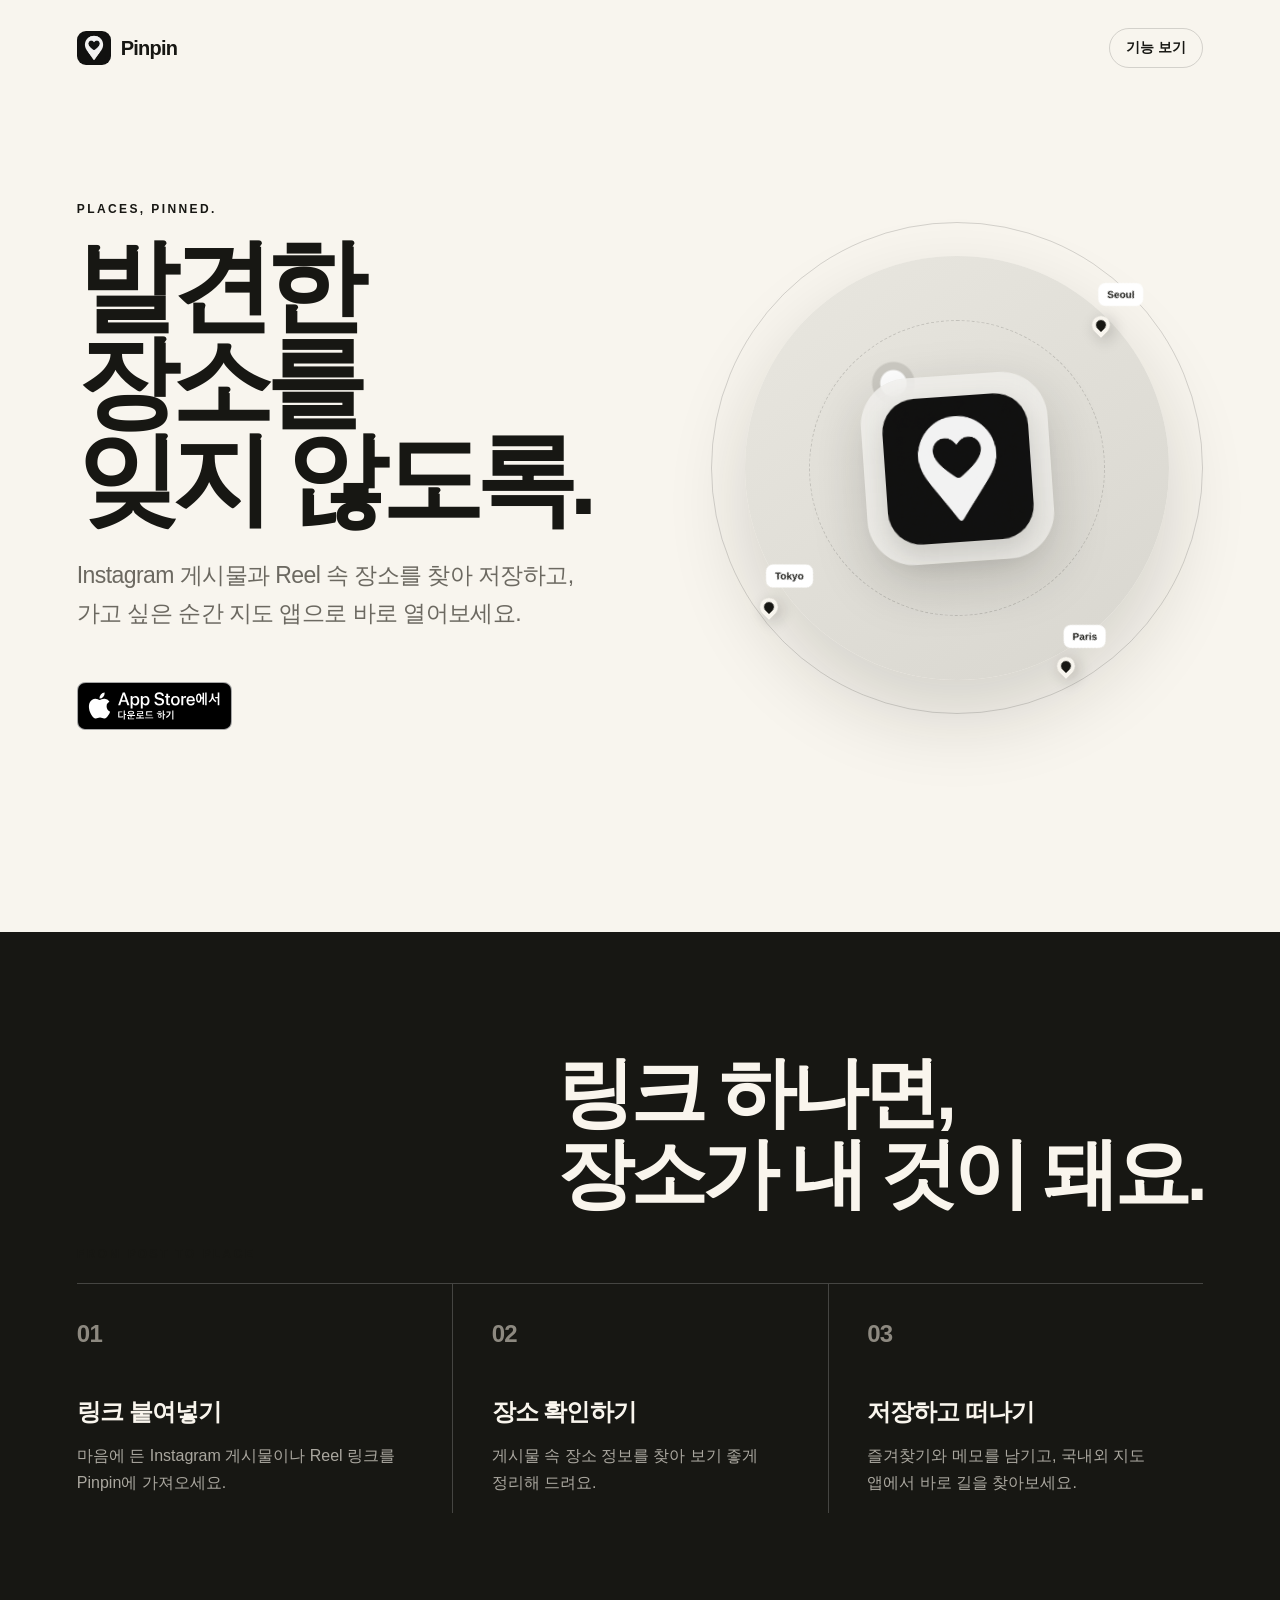
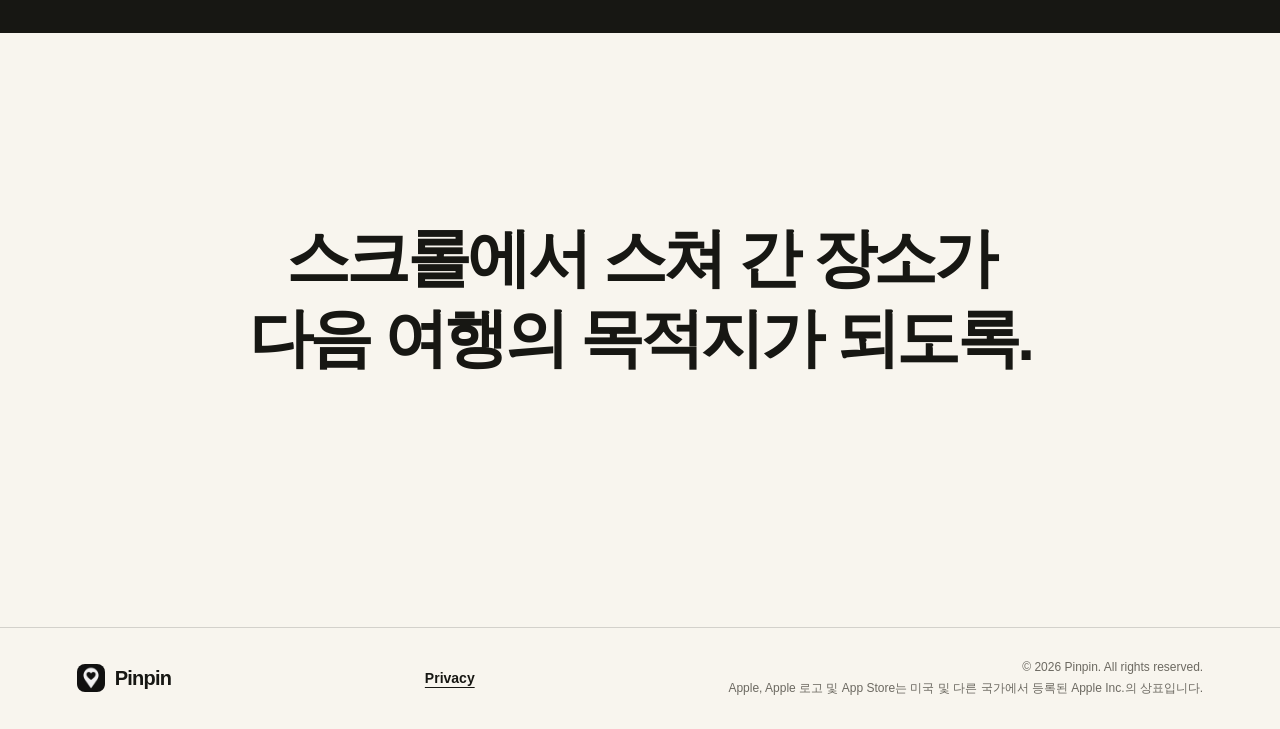
<file: index.html>
<!doctype html>
<html lang="ko">
<head>
  <meta charset="utf-8">
  <meta name="viewport" content="width=device-width, initial-scale=1">
  <meta name="description" content="Instagram에서 발견한 장소를 지도 위의 내 장소로 저장하는 iPhone 앱, Pinpin.">
  <meta name="theme-color" content="#f8f5ee">
  <meta property="og:title" content="Pinpin — 발견한 장소를 잊지 않도록">
  <meta property="og:description" content="Instagram 게시물과 Reel 속 장소를 찾아 한곳에 저장하세요.">
  <meta property="og:image" content="https://unnnyong.pinpin.io/assets/app-icon.png">
  <meta property="og:type" content="website">
  <meta property="og:url" content="https://unnnyong.pinpin.io/">
  <title>Pinpin — 발견한 장소를 잊지 않도록</title>
  <link rel="icon" href="assets/app-icon.png">
  <link rel="stylesheet" href="styles.css">
</head>
<body>
  <main>
    <section class="hero" aria-labelledby="hero-title">
      <nav aria-label="주요 메뉴">
        <a class="brand" href="#top" aria-label="Pinpin 홈">
          <img src="assets/app-icon.png" alt="">
          <span>Pinpin</span>
        </a>
        <a class="nav-link" href="#features">기능 보기</a>
      </nav>

      <div class="hero-grid" id="top">
        <div class="hero-copy">
          <p class="eyebrow">PLACES, PINNED.</p>
          <h1 id="hero-title">발견한 장소를<br><em>잊지 않도록.</em></h1>
          <p class="lede">Instagram 게시물과 Reel 속 장소를 찾아 저장하고, 가고 싶은 순간 지도 앱으로 바로 열어보세요.</p>
          <a class="app-store-badge" href="https://apps.apple.com/app/id6815517639" target="_blank" rel="noopener noreferrer" aria-label="App Store에서 Pinpin 다운로드">
            <img src="assets/download-on-the-app-store-ko.svg" alt="App Store에서 다운로드">
          </a>
        </div>

        <div class="visual" aria-hidden="true">
          <div class="orbit orbit-one"></div>
          <div class="orbit orbit-two"></div>
          <div class="pin pin-one"><span>Seoul</span></div>
          <div class="pin pin-two"><span>Tokyo</span></div>
          <div class="pin pin-three"><span>Paris</span></div>
          <div class="icon-card">
            <img src="assets/app-icon.png" alt="">
          </div>
        </div>
      </div>
    </section>

    <section class="story" id="features" aria-labelledby="features-title">
      <div class="section-heading">
        <p class="eyebrow">FROM POST TO PLACE</p>
        <h2 id="features-title">링크 하나면,<br>장소가 내 것이 돼요.</h2>
      </div>

      <div class="feature-grid">
        <article>
          <span class="number">01</span>
          <h3>링크 붙여넣기</h3>
          <p>마음에 든 Instagram 게시물이나 Reel 링크를 Pinpin에 가져오세요.</p>
        </article>
        <article>
          <span class="number">02</span>
          <h3>장소 확인하기</h3>
          <p>게시물 속 장소 정보를 찾아 보기 좋게 정리해 드려요.</p>
        </article>
        <article>
          <span class="number">03</span>
          <h3>저장하고 떠나기</h3>
          <p>즐겨찾기와 메모를 남기고, 국내외 지도 앱에서 바로 길을 찾아보세요.</p>
        </article>
      </div>
    </section>

    <section class="quote" aria-label="Pinpin 소개 문구">
      <p>스크롤에서 스쳐 간 장소가<br><span>다음 여행의 목적지</span>가 되도록.</p>
    </section>
  </main>

  <footer>
    <a class="brand footer-brand" href="#top">
      <img src="assets/app-icon.png" alt="">
      <span>Pinpin</span>
    </a>
    <nav class="footer-nav" aria-label="푸터 메뉴">
      <a href="privacy/">Privacy</a>
    </nav>
    <div class="legal">
      <p>© <span id="year"></span> Pinpin. All rights reserved.</p>
      <p>Apple, Apple 로고 및 App Store는 미국 및 다른 국가에서 등록된 Apple Inc.의 상표입니다.</p>
    </div>
  </footer>

  <script>
    document.getElementById('year').textContent = new Date().getFullYear();
  </script>
</body>
</html>
</file>
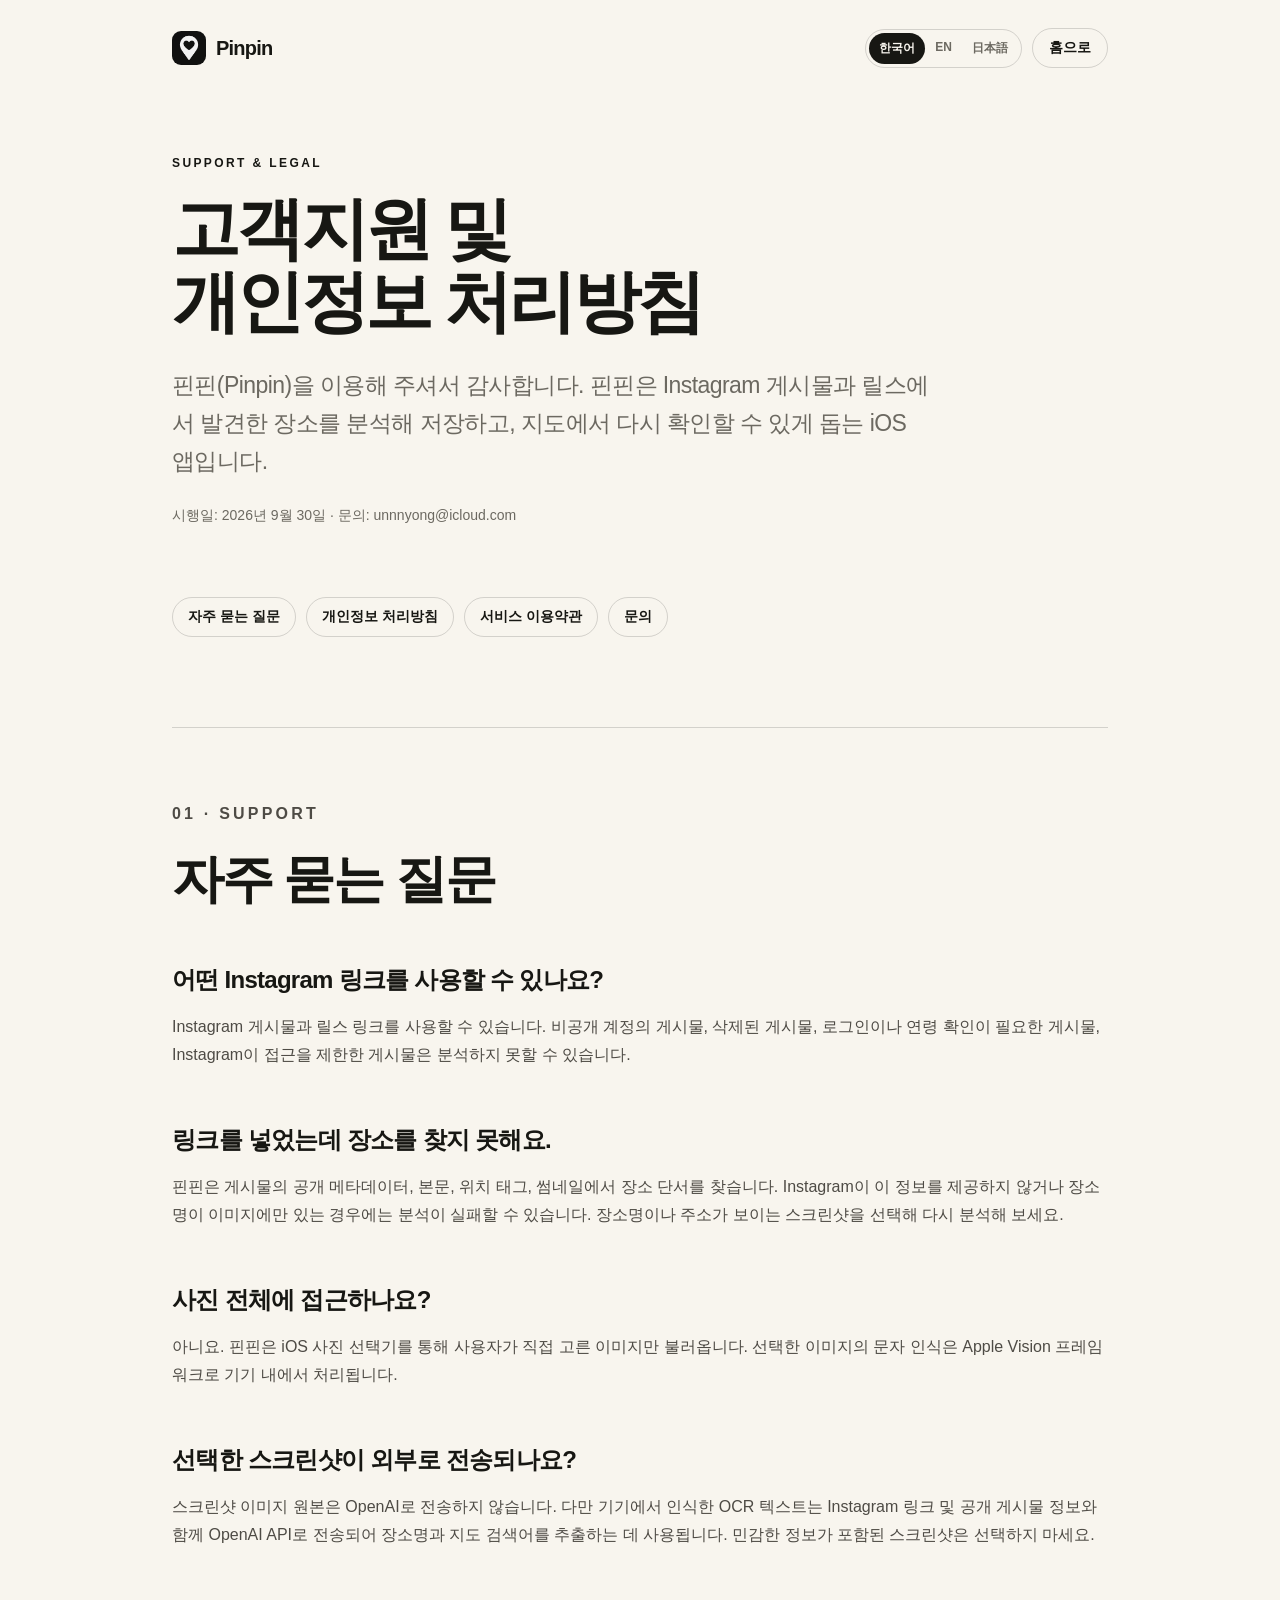
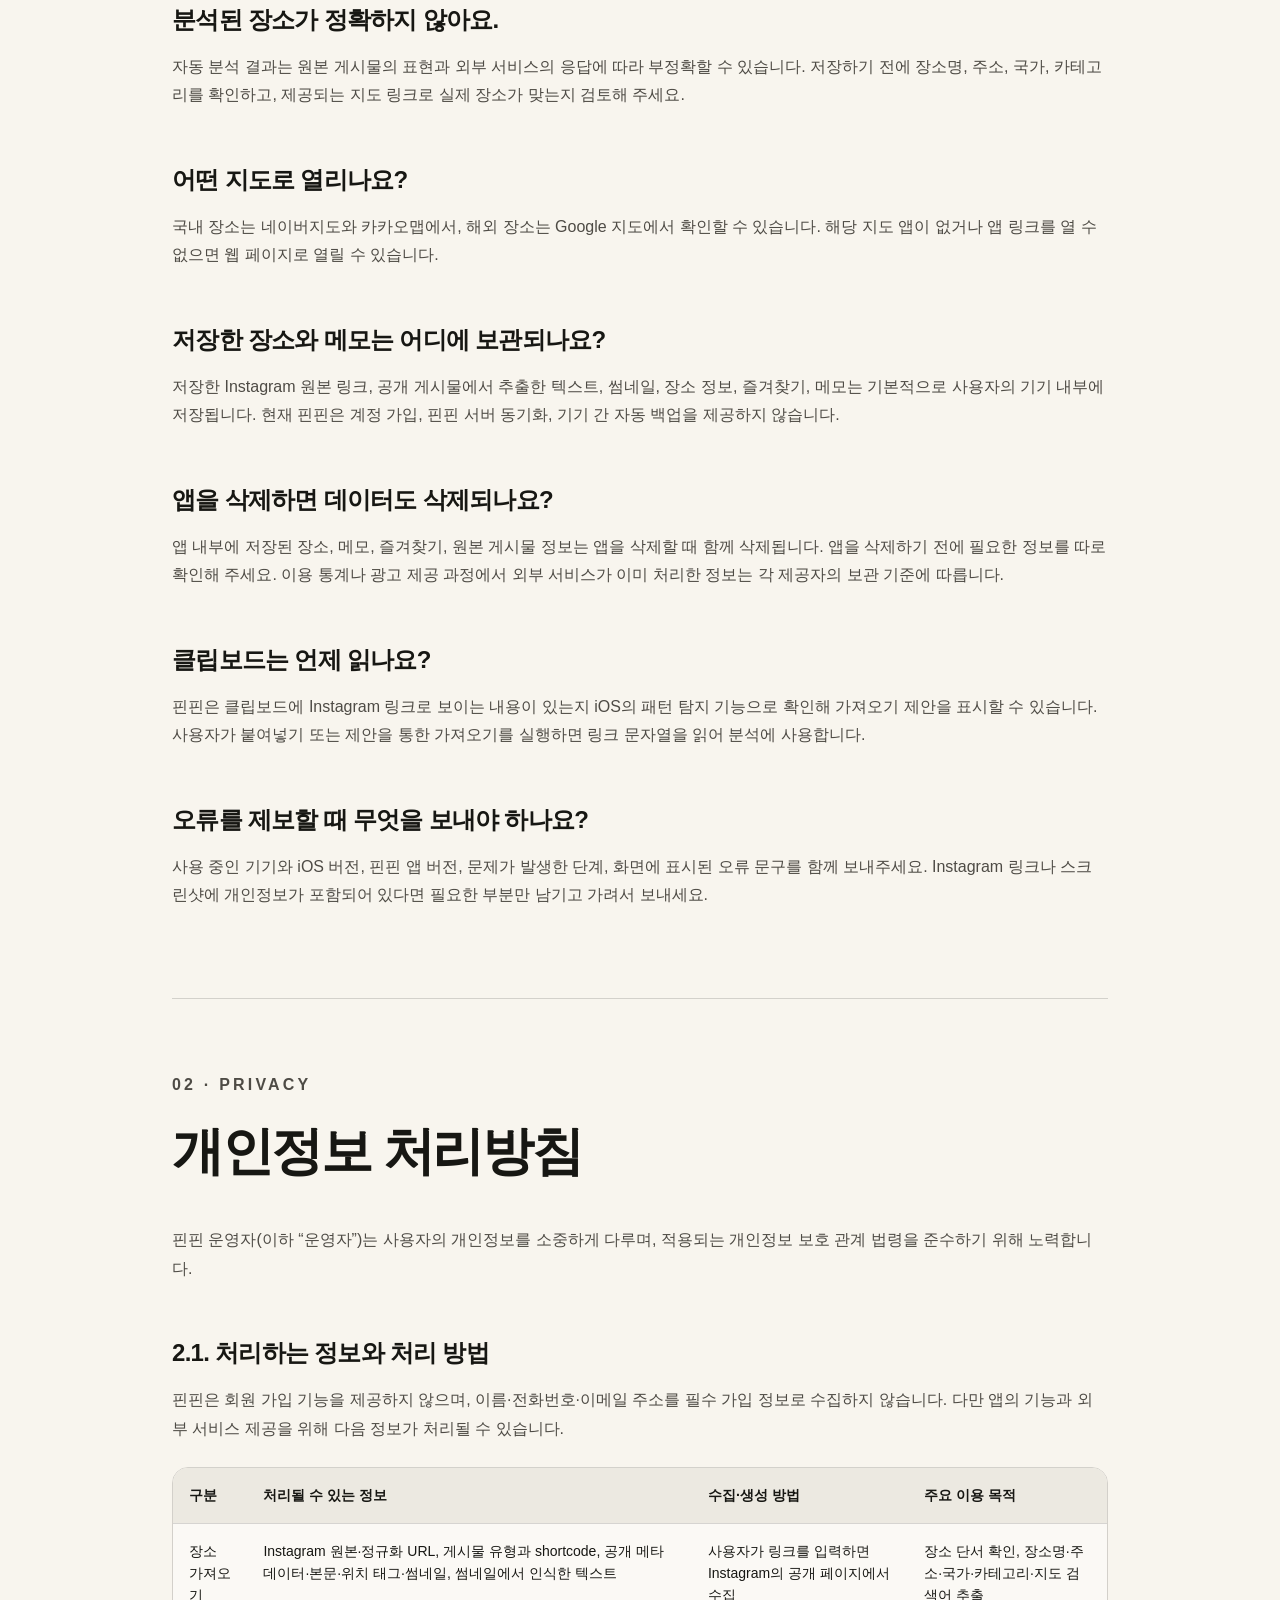
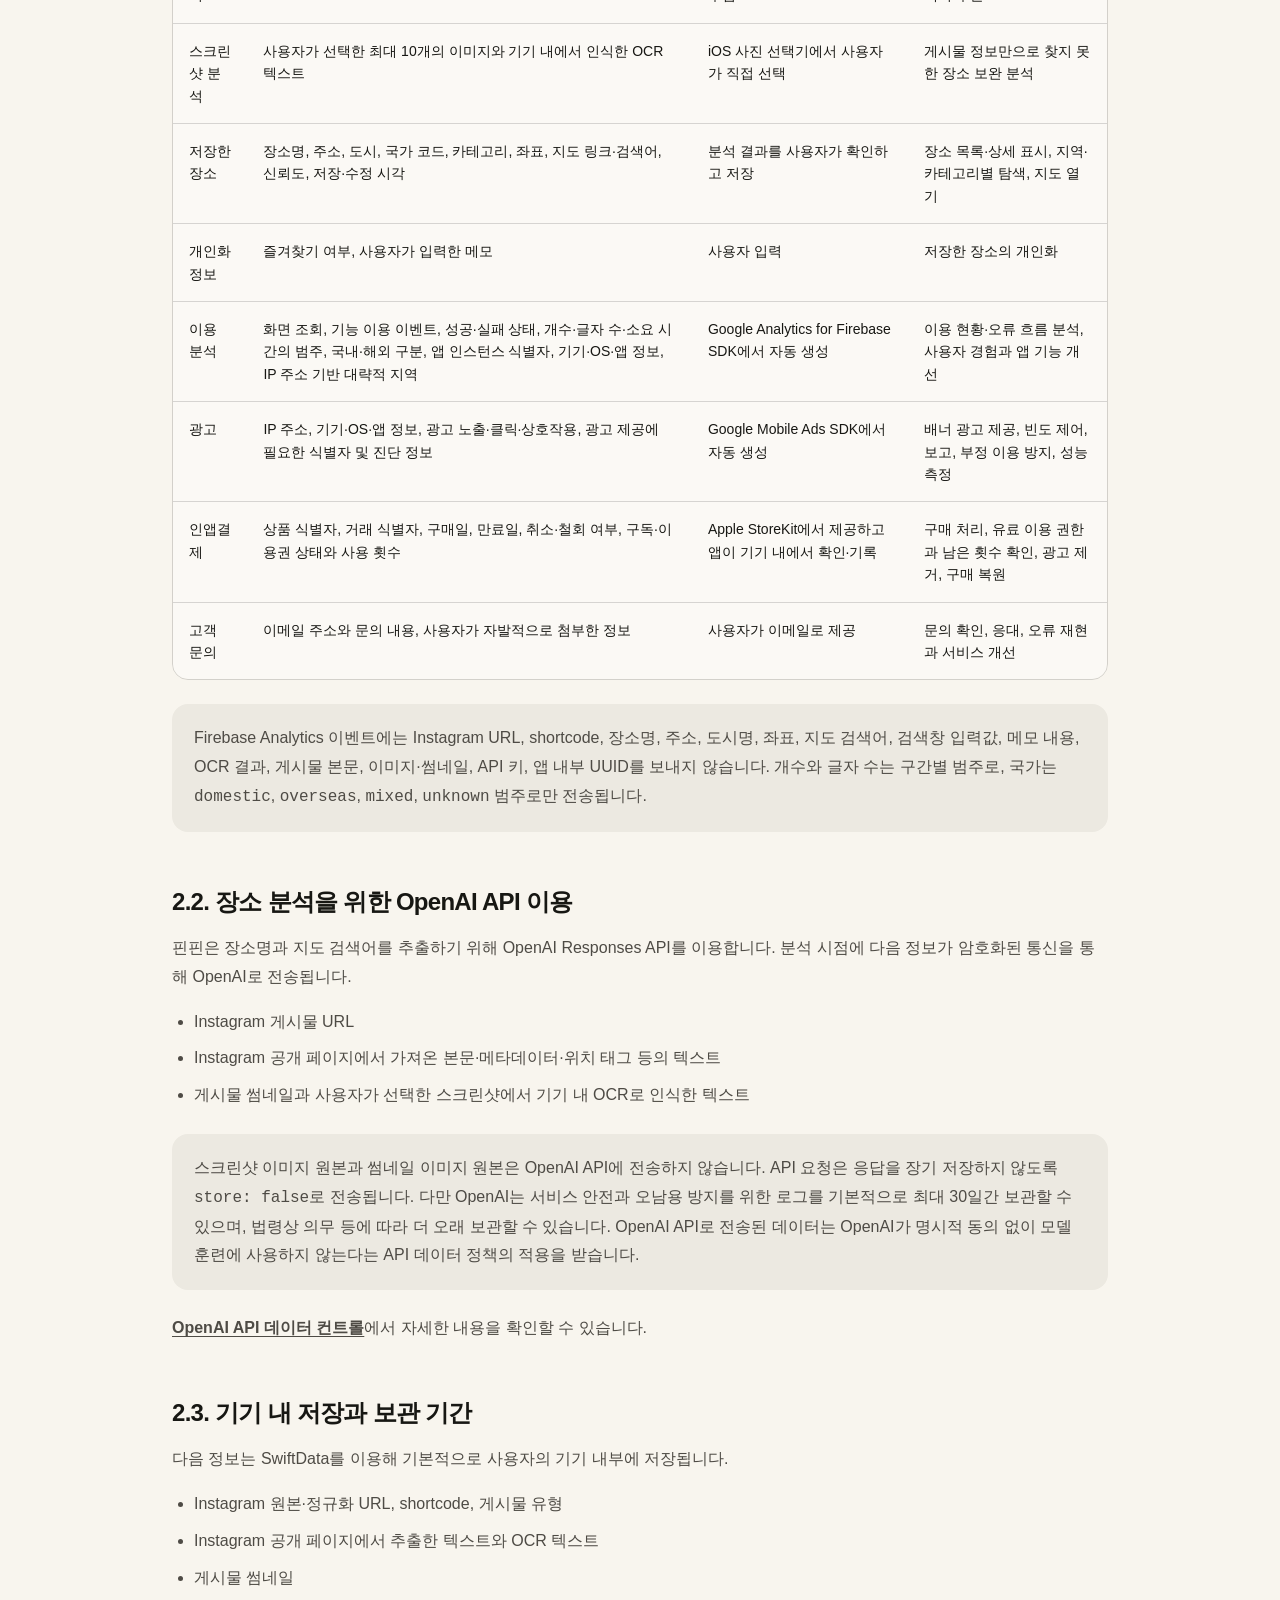
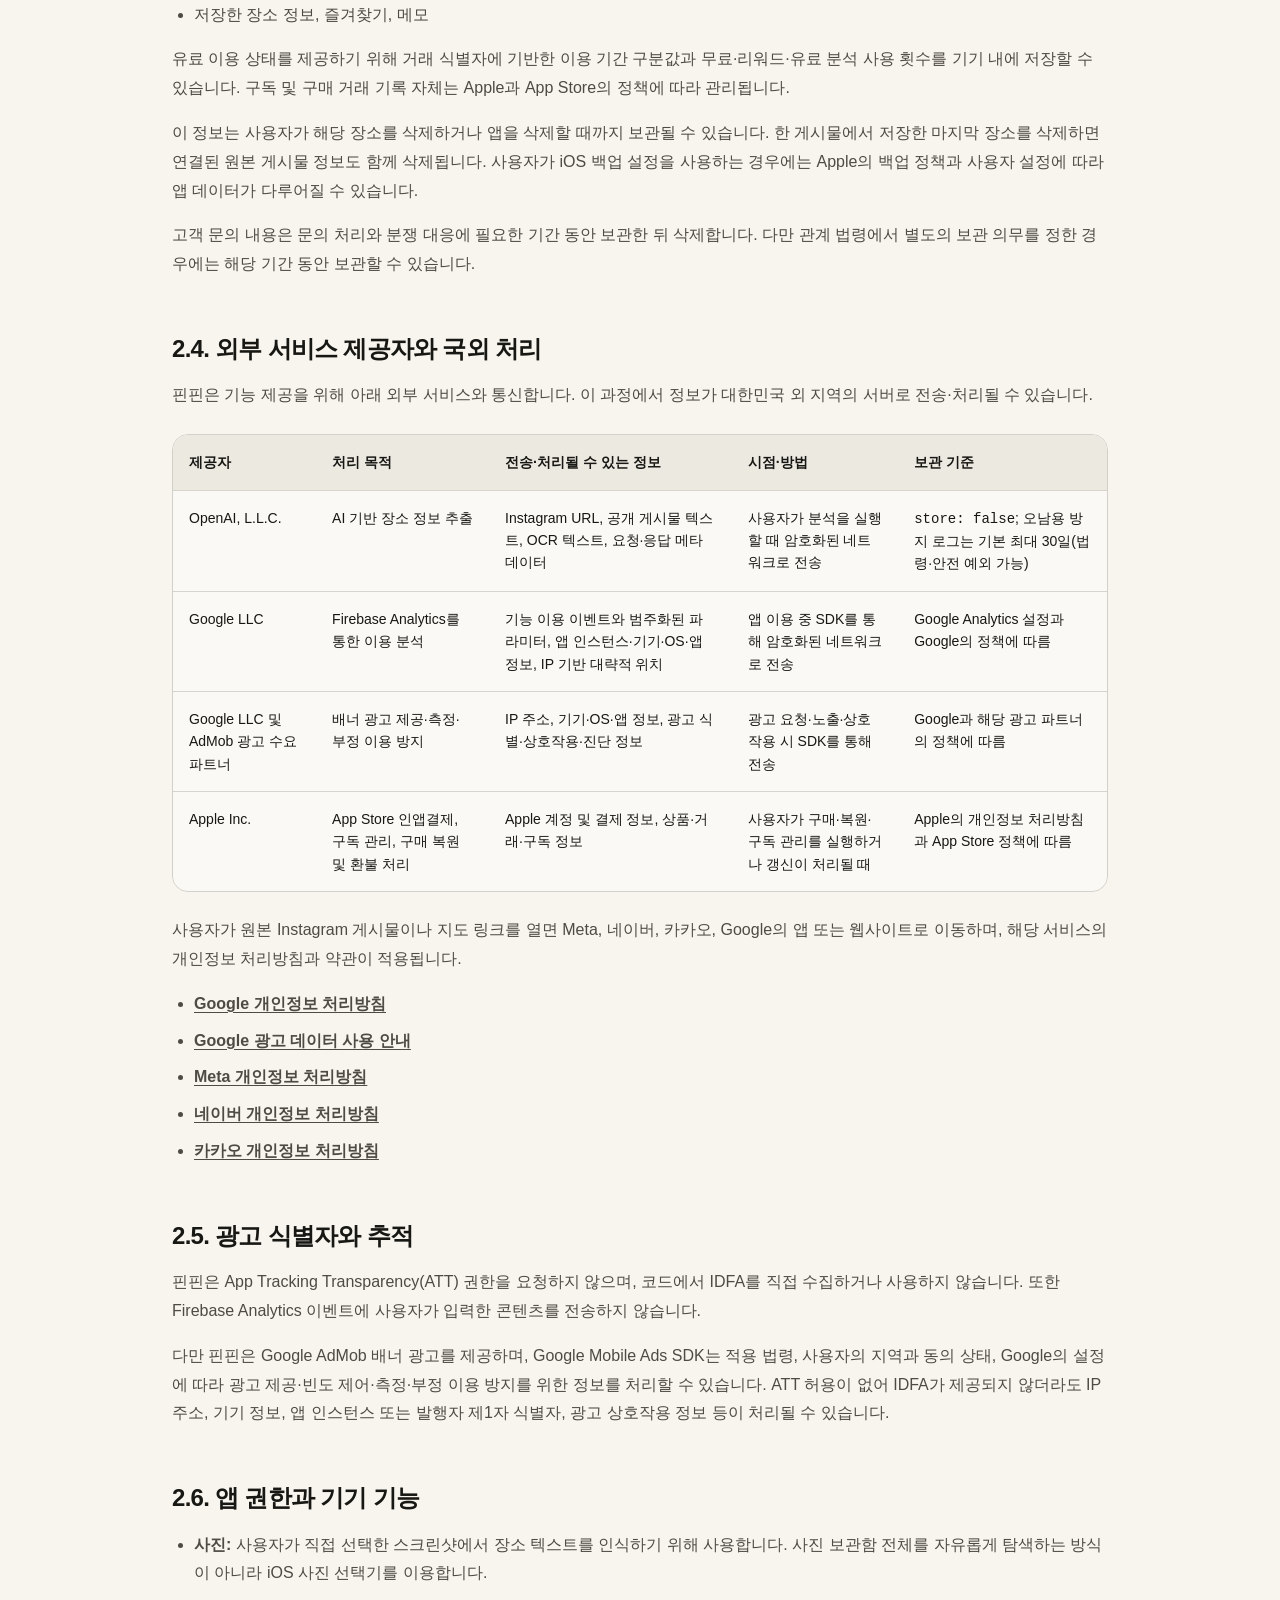
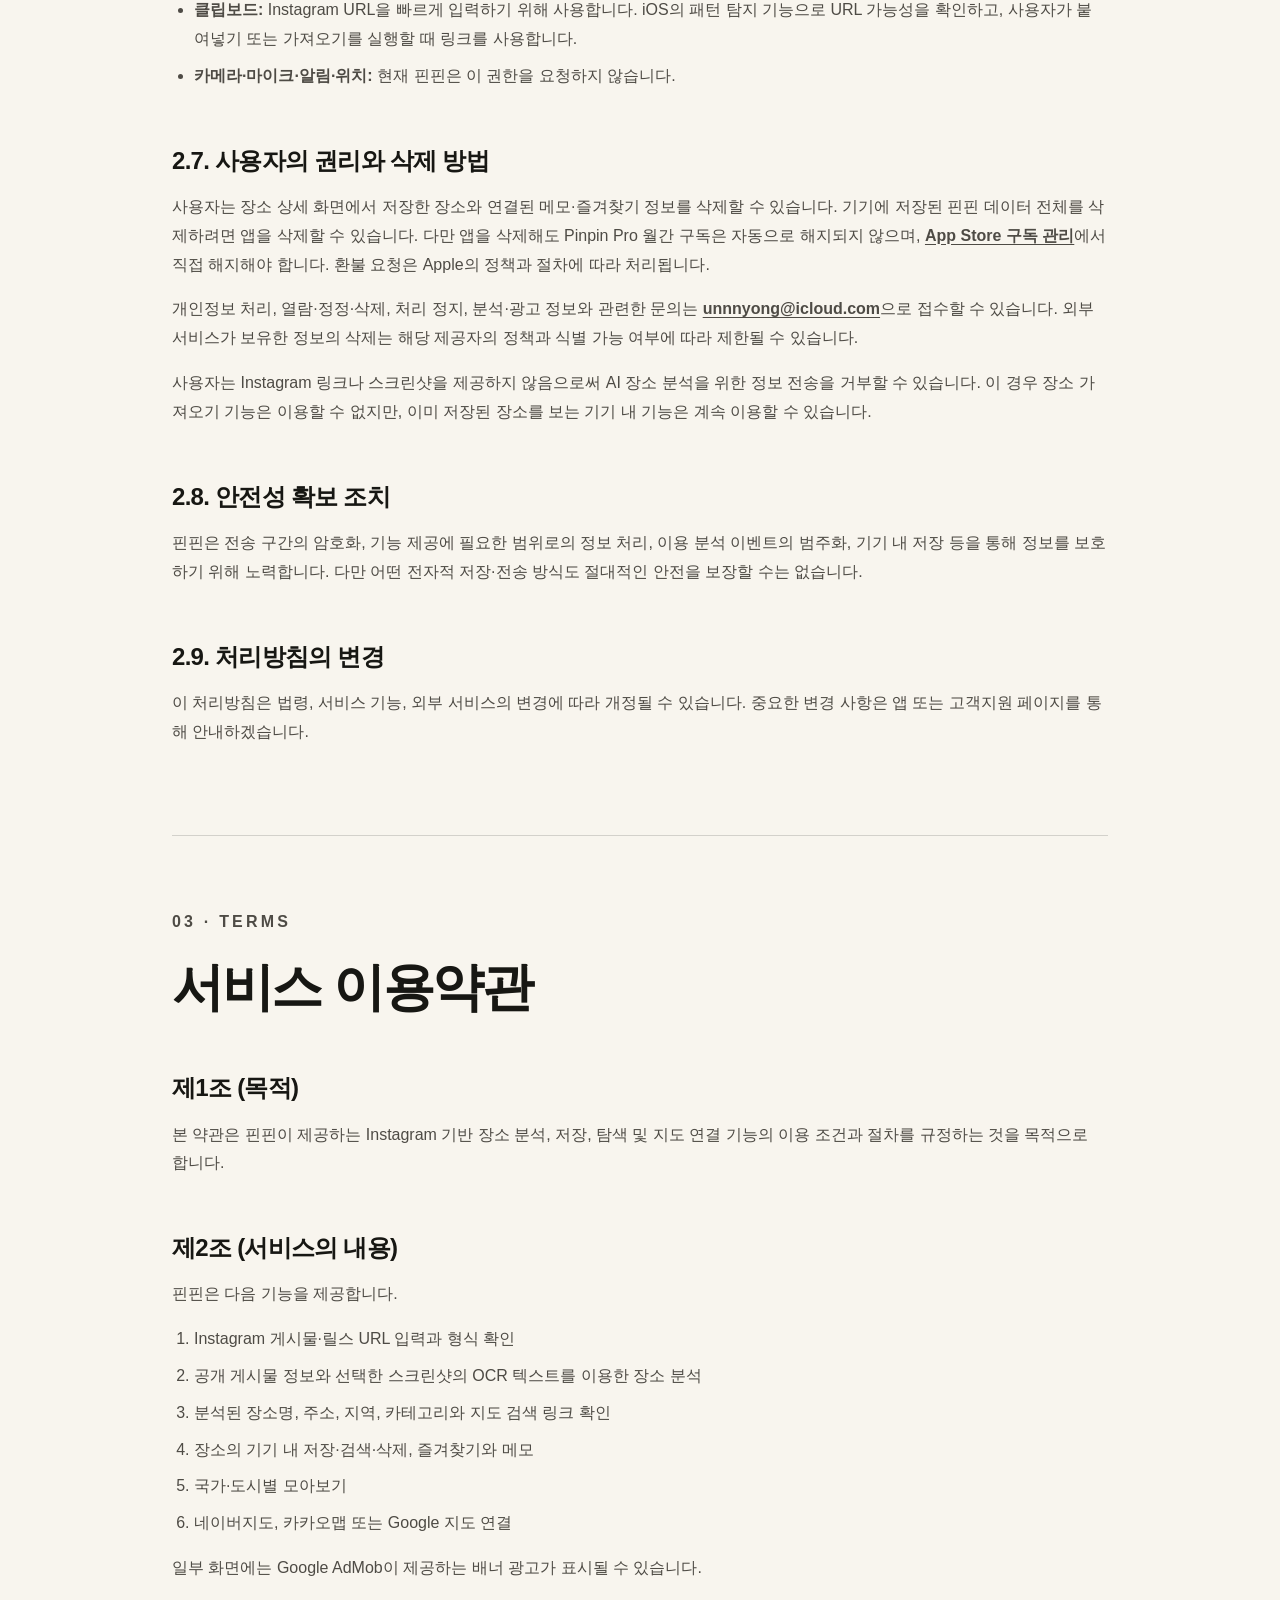
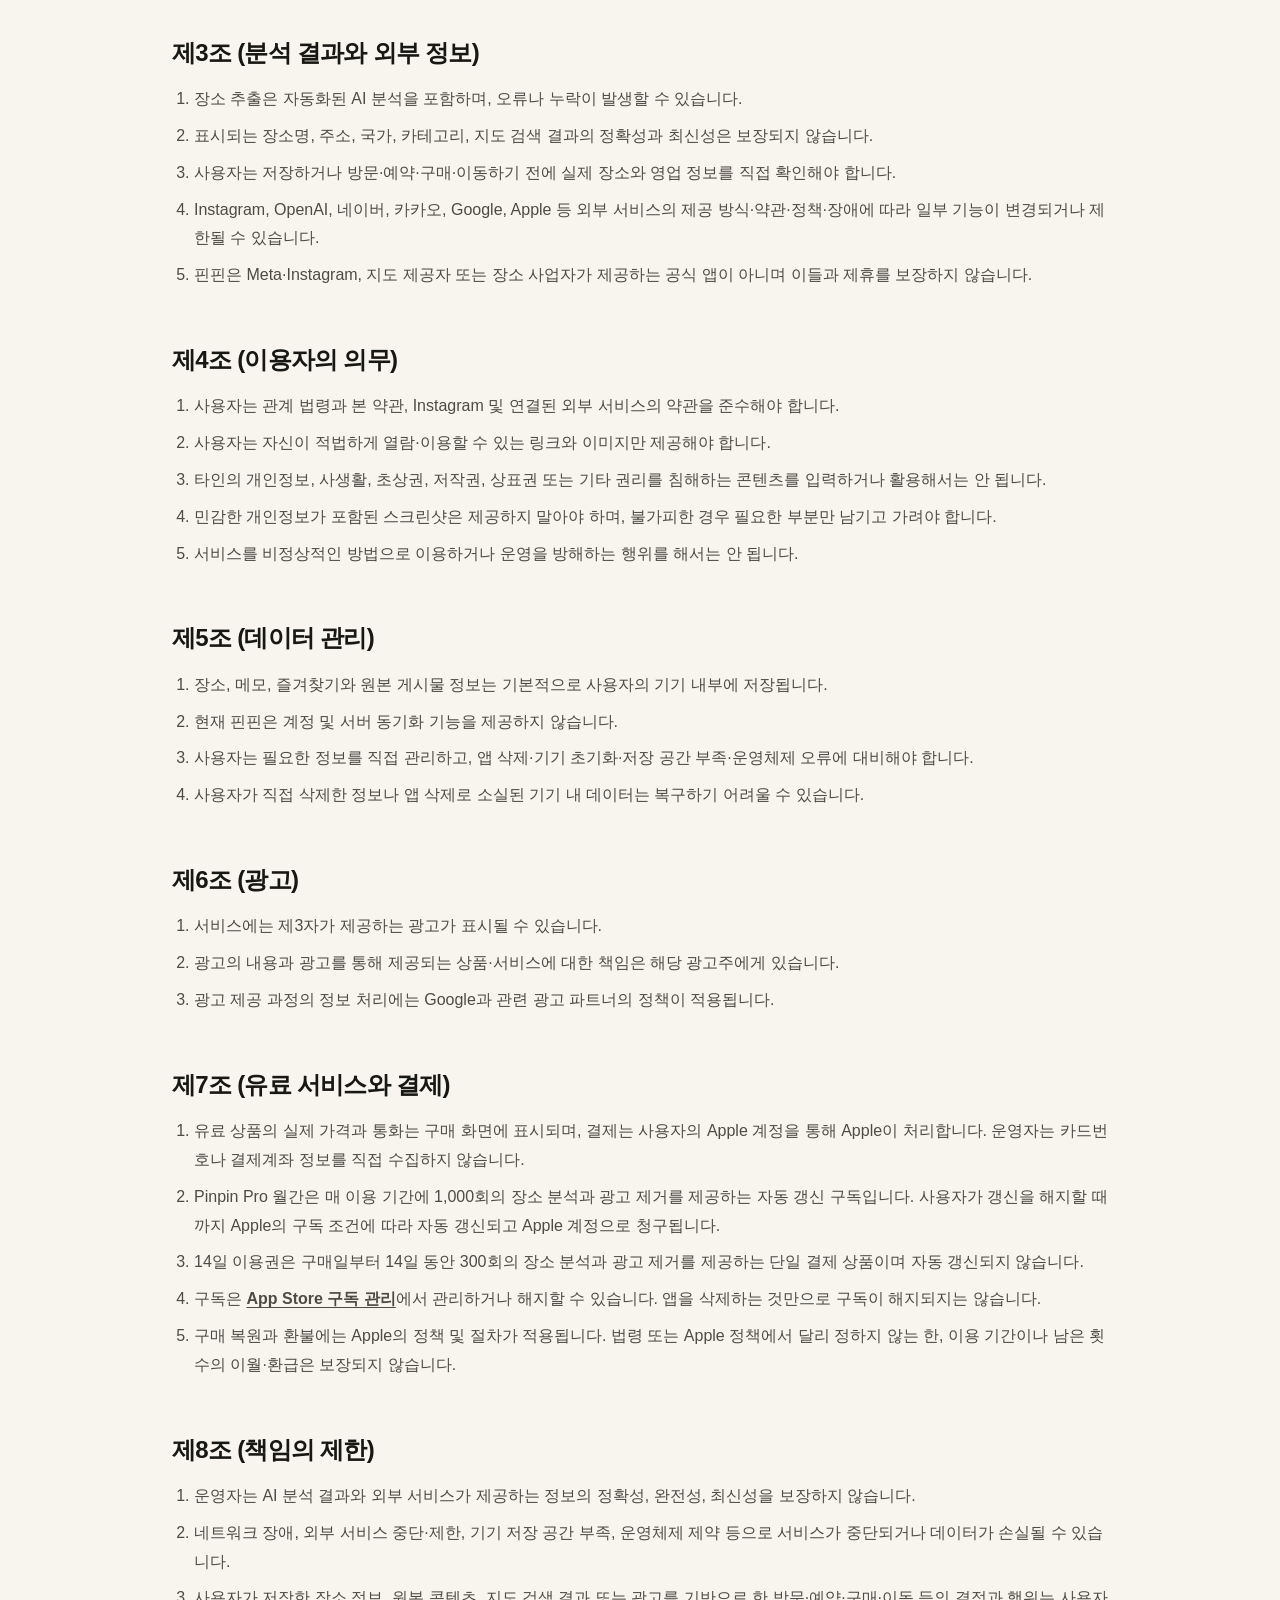
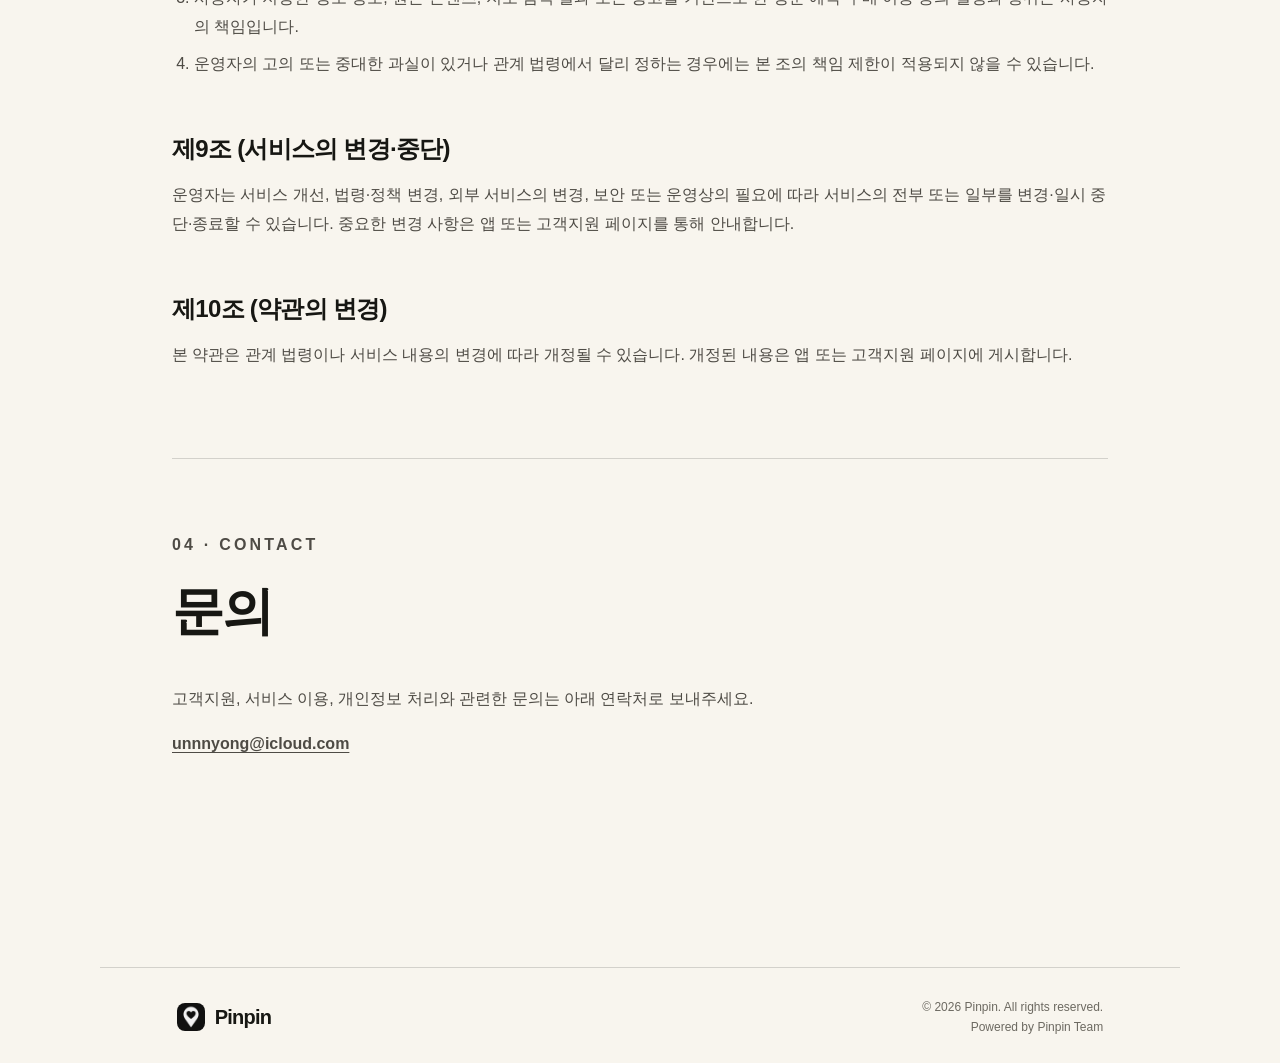
<file: privacy/index.html>
<!doctype html>
<html lang="ko">
<head>
  <meta charset="utf-8">
  <meta name="viewport" content="width=device-width, initial-scale=1">
  <meta name="description" content="Pinpin 고객지원, 개인정보 처리방침 및 서비스 이용약관">
  <meta name="theme-color" content="#f8f5ee">
  <title>고객지원 및 개인정보 처리방침 — Pinpin</title>
  <link rel="icon" href="../assets/app-icon.png">
  <link rel="stylesheet" href="../styles.css">
</head>
<body class="document-page">
  <main class="document-shell">
    <nav class="document-nav" aria-label="주요 메뉴">
      <a class="brand" href="../" aria-label="Pinpin 홈">
        <img src="../assets/app-icon.png" alt="">
        <span>Pinpin</span>
      </a>
      <div class="nav-actions"><div class="language-switcher" aria-label="언어 선택"><a class="active" href="./" lang="ko" aria-current="page">한국어</a><a href="en/" lang="en">EN</a><a href="ja/" lang="ja">日本語</a></div><a class="nav-link" href="../">홈으로</a></div>
    </nav>

    <header class="document-hero">
      <p class="eyebrow">SUPPORT &amp; LEGAL</p>
      <h1>고객지원 및<br>개인정보 처리방침</h1>
      <p class="lede">핀핀(Pinpin)을 이용해 주셔서 감사합니다. 핀핀은 Instagram 게시물과 릴스에서 발견한 장소를 분석해 저장하고, 지도에서 다시 확인할 수 있게 돕는 iOS 앱입니다.</p>
      <p class="document-meta">시행일: 2026년 9월 30일 · 문의: <a href="mailto:unnnyong@icloud.com">unnnyong@icloud.com</a></p>
    </header>

    <ul class="document-toc" aria-label="문서 목차">
      <li><a href="#faq">자주 묻는 질문</a></li>
      <li><a href="#privacy-policy">개인정보 처리방침</a></li>
      <li><a href="#terms">서비스 이용약관</a></li>
      <li><a href="#contact">문의</a></li>
    </ul>

    <section class="document-section" id="faq">
      <p class="eyebrow">01 · SUPPORT</p>
      <h2>자주 묻는 질문</h2>
      <h3>어떤 Instagram 링크를 사용할 수 있나요?</h3>
      <p>Instagram 게시물과 릴스 링크를 사용할 수 있습니다. 비공개 계정의 게시물, 삭제된 게시물, 로그인이나 연령 확인이 필요한 게시물, Instagram이 접근을 제한한 게시물은 분석하지 못할 수 있습니다.</p>
      <h3>링크를 넣었는데 장소를 찾지 못해요.</h3>
      <p>핀핀은 게시물의 공개 메타데이터, 본문, 위치 태그, 썸네일에서 장소 단서를 찾습니다. Instagram이 이 정보를 제공하지 않거나 장소명이 이미지에만 있는 경우에는 분석이 실패할 수 있습니다. 장소명이나 주소가 보이는 스크린샷을 선택해 다시 분석해 보세요.</p>
      <h3>사진 전체에 접근하나요?</h3>
      <p>아니요. 핀핀은 iOS 사진 선택기를 통해 사용자가 직접 고른 이미지만 불러옵니다. 선택한 이미지의 문자 인식은 Apple Vision 프레임워크로 기기 내에서 처리됩니다.</p>
      <h3>선택한 스크린샷이 외부로 전송되나요?</h3>
      <p>스크린샷 이미지 원본은 OpenAI로 전송하지 않습니다. 다만 기기에서 인식한 OCR 텍스트는 Instagram 링크 및 공개 게시물 정보와 함께 OpenAI API로 전송되어 장소명과 지도 검색어를 추출하는 데 사용됩니다. 민감한 정보가 포함된 스크린샷은 선택하지 마세요.</p>
      <h3>분석된 장소가 정확하지 않아요.</h3>
      <p>자동 분석 결과는 원본 게시물의 표현과 외부 서비스의 응답에 따라 부정확할 수 있습니다. 저장하기 전에 장소명, 주소, 국가, 카테고리를 확인하고, 제공되는 지도 링크로 실제 장소가 맞는지 검토해 주세요.</p>
      <h3>어떤 지도로 열리나요?</h3>
      <p>국내 장소는 네이버지도와 카카오맵에서, 해외 장소는 Google 지도에서 확인할 수 있습니다. 해당 지도 앱이 없거나 앱 링크를 열 수 없으면 웹 페이지로 열릴 수 있습니다.</p>
      <h3>저장한 장소와 메모는 어디에 보관되나요?</h3>
      <p>저장한 Instagram 원본 링크, 공개 게시물에서 추출한 텍스트, 썸네일, 장소 정보, 즐겨찾기, 메모는 기본적으로 사용자의 기기 내부에 저장됩니다. 현재 핀핀은 계정 가입, 핀핀 서버 동기화, 기기 간 자동 백업을 제공하지 않습니다.</p>
      <h3>앱을 삭제하면 데이터도 삭제되나요?</h3>
      <p>앱 내부에 저장된 장소, 메모, 즐겨찾기, 원본 게시물 정보는 앱을 삭제할 때 함께 삭제됩니다. 앱을 삭제하기 전에 필요한 정보를 따로 확인해 주세요. 이용 통계나 광고 제공 과정에서 외부 서비스가 이미 처리한 정보는 각 제공자의 보관 기준에 따릅니다.</p>
      <h3>클립보드는 언제 읽나요?</h3>
      <p>핀핀은 클립보드에 Instagram 링크로 보이는 내용이 있는지 iOS의 패턴 탐지 기능으로 확인해 가져오기 제안을 표시할 수 있습니다. 사용자가 붙여넣기 또는 제안을 통한 가져오기를 실행하면 링크 문자열을 읽어 분석에 사용합니다.</p>
      <h3>오류를 제보할 때 무엇을 보내야 하나요?</h3>
      <p>사용 중인 기기와 iOS 버전, 핀핀 앱 버전, 문제가 발생한 단계, 화면에 표시된 오류 문구를 함께 보내주세요. Instagram 링크나 스크린샷에 개인정보가 포함되어 있다면 필요한 부분만 남기고 가려서 보내세요.</p>
    </section>

    <section class="document-section" id="privacy-policy">
      <p class="eyebrow">02 · PRIVACY</p>
      <h2>개인정보 처리방침</h2>
      <p>핀핀 운영자(이하 “운영자”)는 사용자의 개인정보를 소중하게 다루며, 적용되는 개인정보 보호 관계 법령을 준수하기 위해 노력합니다.</p>

      <h3>2.1. 처리하는 정보와 처리 방법</h3>
      <p>핀핀은 회원 가입 기능을 제공하지 않으며, 이름·전화번호·이메일 주소를 필수 가입 정보로 수집하지 않습니다. 다만 앱의 기능과 외부 서비스 제공을 위해 다음 정보가 처리될 수 있습니다.</p>
      <div class="table-wrap"><table class="document-table">
        <thead><tr><th>구분</th><th>처리될 수 있는 정보</th><th>수집·생성 방법</th><th>주요 이용 목적</th></tr></thead>
        <tbody>
          <tr><td>장소 가져오기</td><td>Instagram 원본·정규화 URL, 게시물 유형과 shortcode, 공개 메타데이터·본문·위치 태그·썸네일, 썸네일에서 인식한 텍스트</td><td>사용자가 링크를 입력하면 Instagram의 공개 페이지에서 수집</td><td>장소 단서 확인, 장소명·주소·국가·카테고리·지도 검색어 추출</td></tr>
          <tr><td>스크린샷 분석</td><td>사용자가 선택한 최대 10개의 이미지와 기기 내에서 인식한 OCR 텍스트</td><td>iOS 사진 선택기에서 사용자가 직접 선택</td><td>게시물 정보만으로 찾지 못한 장소 보완 분석</td></tr>
          <tr><td>저장한 장소</td><td>장소명, 주소, 도시, 국가 코드, 카테고리, 좌표, 지도 링크·검색어, 신뢰도, 저장·수정 시각</td><td>분석 결과를 사용자가 확인하고 저장</td><td>장소 목록·상세 표시, 지역·카테고리별 탐색, 지도 열기</td></tr>
          <tr><td>개인화 정보</td><td>즐겨찾기 여부, 사용자가 입력한 메모</td><td>사용자 입력</td><td>저장한 장소의 개인화</td></tr>
          <tr><td>이용 분석</td><td>화면 조회, 기능 이용 이벤트, 성공·실패 상태, 개수·글자 수·소요 시간의 범주, 국내·해외 구분, 앱 인스턴스 식별자, 기기·OS·앱 정보, IP 주소 기반 대략적 지역</td><td>Google Analytics for Firebase SDK에서 자동 생성</td><td>이용 현황·오류 흐름 분석, 사용자 경험과 앱 기능 개선</td></tr>
          <tr><td>광고</td><td>IP 주소, 기기·OS·앱 정보, 광고 노출·클릭·상호작용, 광고 제공에 필요한 식별자 및 진단 정보</td><td>Google Mobile Ads SDK에서 자동 생성</td><td>배너 광고 제공, 빈도 제어, 보고, 부정 이용 방지, 성능 측정</td></tr>
          <tr><td>인앱결제</td><td>상품 식별자, 거래 식별자, 구매일, 만료일, 취소·철회 여부, 구독·이용권 상태와 사용 횟수</td><td>Apple StoreKit에서 제공하고 앱이 기기 내에서 확인·기록</td><td>구매 처리, 유료 이용 권한과 남은 횟수 확인, 광고 제거, 구매 복원</td></tr>
          <tr><td>고객 문의</td><td>이메일 주소와 문의 내용, 사용자가 자발적으로 첨부한 정보</td><td>사용자가 이메일로 제공</td><td>문의 확인, 응대, 오류 재현과 서비스 개선</td></tr>
        </tbody>
      </table></div>
      <p class="policy-note">Firebase Analytics 이벤트에는 Instagram URL, shortcode, 장소명, 주소, 도시명, 좌표, 지도 검색어, 검색창 입력값, 메모 내용, OCR 결과, 게시물 본문, 이미지·썸네일, API 키, 앱 내부 UUID를 보내지 않습니다. 개수와 글자 수는 구간별 범주로, 국가는 <code>domestic</code>, <code>overseas</code>, <code>mixed</code>, <code>unknown</code> 범주로만 전송됩니다.</p>

      <h3>2.2. 장소 분석을 위한 OpenAI API 이용</h3>
      <p>핀핀은 장소명과 지도 검색어를 추출하기 위해 OpenAI Responses API를 이용합니다. 분석 시점에 다음 정보가 암호화된 통신을 통해 OpenAI로 전송됩니다.</p>
      <ul><li>Instagram 게시물 URL</li><li>Instagram 공개 페이지에서 가져온 본문·메타데이터·위치 태그 등의 텍스트</li><li>게시물 썸네일과 사용자가 선택한 스크린샷에서 기기 내 OCR로 인식한 텍스트</li></ul>
      <p class="policy-note">스크린샷 이미지 원본과 썸네일 이미지 원본은 OpenAI API에 전송하지 않습니다. API 요청은 응답을 장기 저장하지 않도록 <code>store: false</code>로 전송됩니다. 다만 OpenAI는 서비스 안전과 오남용 방지를 위한 로그를 기본적으로 최대 30일간 보관할 수 있으며, 법령상 의무 등에 따라 더 오래 보관할 수 있습니다. OpenAI API로 전송된 데이터는 OpenAI가 명시적 동의 없이 모델 훈련에 사용하지 않는다는 API 데이터 정책의 적용을 받습니다.</p>
      <p><a href="https://platform.openai.com/docs/guides/your-data">OpenAI API 데이터 컨트롤</a>에서 자세한 내용을 확인할 수 있습니다.</p>

      <h3>2.3. 기기 내 저장과 보관 기간</h3>
      <p>다음 정보는 SwiftData를 이용해 기본적으로 사용자의 기기 내부에 저장됩니다.</p>
      <ul><li>Instagram 원본·정규화 URL, shortcode, 게시물 유형</li><li>Instagram 공개 페이지에서 추출한 텍스트와 OCR 텍스트</li><li>게시물 썸네일</li><li>저장한 장소 정보, 즐겨찾기, 메모</li></ul>
      <p>유료 이용 상태를 제공하기 위해 거래 식별자에 기반한 이용 기간 구분값과 무료·리워드·유료 분석 사용 횟수를 기기 내에 저장할 수 있습니다. 구독 및 구매 거래 기록 자체는 Apple과 App Store의 정책에 따라 관리됩니다.</p>
      <p>이 정보는 사용자가 해당 장소를 삭제하거나 앱을 삭제할 때까지 보관될 수 있습니다. 한 게시물에서 저장한 마지막 장소를 삭제하면 연결된 원본 게시물 정보도 함께 삭제됩니다. 사용자가 iOS 백업 설정을 사용하는 경우에는 Apple의 백업 정책과 사용자 설정에 따라 앱 데이터가 다루어질 수 있습니다.</p>
      <p>고객 문의 내용은 문의 처리와 분쟁 대응에 필요한 기간 동안 보관한 뒤 삭제합니다. 다만 관계 법령에서 별도의 보관 의무를 정한 경우에는 해당 기간 동안 보관할 수 있습니다.</p>

      <h3>2.4. 외부 서비스 제공자와 국외 처리</h3>
      <p>핀핀은 기능 제공을 위해 아래 외부 서비스와 통신합니다. 이 과정에서 정보가 대한민국 외 지역의 서버로 전송·처리될 수 있습니다.</p>
      <div class="table-wrap"><table class="document-table">
        <thead><tr><th>제공자</th><th>처리 목적</th><th>전송·처리될 수 있는 정보</th><th>시점·방법</th><th>보관 기준</th></tr></thead>
        <tbody>
          <tr><td>OpenAI, L.L.C.</td><td>AI 기반 장소 정보 추출</td><td>Instagram URL, 공개 게시물 텍스트, OCR 텍스트, 요청·응답 메타데이터</td><td>사용자가 분석을 실행할 때 암호화된 네트워크로 전송</td><td><code>store: false</code>; 오남용 방지 로그는 기본 최대 30일(법령·안전 예외 가능)</td></tr>
          <tr><td>Google LLC</td><td>Firebase Analytics를 통한 이용 분석</td><td>기능 이용 이벤트와 범주화된 파라미터, 앱 인스턴스·기기·OS·앱 정보, IP 기반 대략적 위치</td><td>앱 이용 중 SDK를 통해 암호화된 네트워크로 전송</td><td>Google Analytics 설정과 Google의 정책에 따름</td></tr>
          <tr><td>Google LLC 및 AdMob 광고 수요 파트너</td><td>배너 광고 제공·측정·부정 이용 방지</td><td>IP 주소, 기기·OS·앱 정보, 광고 식별·상호작용·진단 정보</td><td>광고 요청·노출·상호작용 시 SDK를 통해 전송</td><td>Google과 해당 광고 파트너의 정책에 따름</td></tr>
          <tr><td>Apple Inc.</td><td>App Store 인앱결제, 구독 관리, 구매 복원 및 환불 처리</td><td>Apple 계정 및 결제 정보, 상품·거래·구독 정보</td><td>사용자가 구매·복원·구독 관리를 실행하거나 갱신이 처리될 때</td><td>Apple의 개인정보 처리방침과 App Store 정책에 따름</td></tr>
        </tbody>
      </table></div>
      <p>사용자가 원본 Instagram 게시물이나 지도 링크를 열면 Meta, 네이버, 카카오, Google의 앱 또는 웹사이트로 이동하며, 해당 서비스의 개인정보 처리방침과 약관이 적용됩니다.</p>
      <ul><li><a href="https://policies.google.com/privacy">Google 개인정보 처리방침</a></li><li><a href="https://policies.google.com/technologies/partner-sites">Google 광고 데이터 사용 안내</a></li><li><a href="https://privacycenter.instagram.com/policy/">Meta 개인정보 처리방침</a></li><li><a href="https://policy.naver.com/policy/privacy.html">네이버 개인정보 처리방침</a></li><li><a href="https://www.kakao.com/policy/privacy">카카오 개인정보 처리방침</a></li></ul>

      <h3>2.5. 광고 식별자와 추적</h3>
      <p>핀핀은 App Tracking Transparency(ATT) 권한을 요청하지 않으며, 코드에서 IDFA를 직접 수집하거나 사용하지 않습니다. 또한 Firebase Analytics 이벤트에 사용자가 입력한 콘텐츠를 전송하지 않습니다.</p>
      <p>다만 핀핀은 Google AdMob 배너 광고를 제공하며, Google Mobile Ads SDK는 적용 법령, 사용자의 지역과 동의 상태, Google의 설정에 따라 광고 제공·빈도 제어·측정·부정 이용 방지를 위한 정보를 처리할 수 있습니다. ATT 허용이 없어 IDFA가 제공되지 않더라도 IP 주소, 기기 정보, 앱 인스턴스 또는 발행자 제1자 식별자, 광고 상호작용 정보 등이 처리될 수 있습니다.</p>

      <h3>2.6. 앱 권한과 기기 기능</h3>
      <ul><li><strong>사진:</strong> 사용자가 직접 선택한 스크린샷에서 장소 텍스트를 인식하기 위해 사용합니다. 사진 보관함 전체를 자유롭게 탐색하는 방식이 아니라 iOS 사진 선택기를 이용합니다.</li><li><strong>클립보드:</strong> Instagram URL을 빠르게 입력하기 위해 사용합니다. iOS의 패턴 탐지 기능으로 URL 가능성을 확인하고, 사용자가 붙여넣기 또는 가져오기를 실행할 때 링크를 사용합니다.</li><li><strong>카메라·마이크·알림·위치:</strong> 현재 핀핀은 이 권한을 요청하지 않습니다.</li></ul>

      <h3>2.7. 사용자의 권리와 삭제 방법</h3>
      <p>사용자는 장소 상세 화면에서 저장한 장소와 연결된 메모·즐겨찾기 정보를 삭제할 수 있습니다. 기기에 저장된 핀핀 데이터 전체를 삭제하려면 앱을 삭제할 수 있습니다. 다만 앱을 삭제해도 Pinpin Pro 월간 구독은 자동으로 해지되지 않으며, <a href="https://apps.apple.com/account/subscriptions">App Store 구독 관리</a>에서 직접 해지해야 합니다. 환불 요청은 Apple의 정책과 절차에 따라 처리됩니다.</p>
      <p>개인정보 처리, 열람·정정·삭제, 처리 정지, 분석·광고 정보와 관련한 문의는 <a href="mailto:unnnyong@icloud.com">unnnyong@icloud.com</a>으로 접수할 수 있습니다. 외부 서비스가 보유한 정보의 삭제는 해당 제공자의 정책과 식별 가능 여부에 따라 제한될 수 있습니다.</p>
      <p>사용자는 Instagram 링크나 스크린샷을 제공하지 않음으로써 AI 장소 분석을 위한 정보 전송을 거부할 수 있습니다. 이 경우 장소 가져오기 기능은 이용할 수 없지만, 이미 저장된 장소를 보는 기기 내 기능은 계속 이용할 수 있습니다.</p>

      <h3>2.8. 안전성 확보 조치</h3>
      <p>핀핀은 전송 구간의 암호화, 기능 제공에 필요한 범위로의 정보 처리, 이용 분석 이벤트의 범주화, 기기 내 저장 등을 통해 정보를 보호하기 위해 노력합니다. 다만 어떤 전자적 저장·전송 방식도 절대적인 안전을 보장할 수는 없습니다.</p>
      <h3>2.9. 처리방침의 변경</h3>
      <p>이 처리방침은 법령, 서비스 기능, 외부 서비스의 변경에 따라 개정될 수 있습니다. 중요한 변경 사항은 앱 또는 고객지원 페이지를 통해 안내하겠습니다.</p>
    </section>

    <section class="document-section" id="terms">
      <p class="eyebrow">03 · TERMS</p>
      <h2>서비스 이용약관</h2>
      <h3>제1조 (목적)</h3><p>본 약관은 핀핀이 제공하는 Instagram 기반 장소 분석, 저장, 탐색 및 지도 연결 기능의 이용 조건과 절차를 규정하는 것을 목적으로 합니다.</p>
      <h3>제2조 (서비스의 내용)</h3><p>핀핀은 다음 기능을 제공합니다.</p><ol><li>Instagram 게시물·릴스 URL 입력과 형식 확인</li><li>공개 게시물 정보와 선택한 스크린샷의 OCR 텍스트를 이용한 장소 분석</li><li>분석된 장소명, 주소, 지역, 카테고리와 지도 검색 링크 확인</li><li>장소의 기기 내 저장·검색·삭제, 즐겨찾기와 메모</li><li>국가·도시별 모아보기</li><li>네이버지도, 카카오맵 또는 Google 지도 연결</li></ol><p>일부 화면에는 Google AdMob이 제공하는 배너 광고가 표시될 수 있습니다.</p>
      <h3>제3조 (분석 결과와 외부 정보)</h3><ol><li>장소 추출은 자동화된 AI 분석을 포함하며, 오류나 누락이 발생할 수 있습니다.</li><li>표시되는 장소명, 주소, 국가, 카테고리, 지도 검색 결과의 정확성과 최신성은 보장되지 않습니다.</li><li>사용자는 저장하거나 방문·예약·구매·이동하기 전에 실제 장소와 영업 정보를 직접 확인해야 합니다.</li><li>Instagram, OpenAI, 네이버, 카카오, Google, Apple 등 외부 서비스의 제공 방식·약관·정책·장애에 따라 일부 기능이 변경되거나 제한될 수 있습니다.</li><li>핀핀은 Meta·Instagram, 지도 제공자 또는 장소 사업자가 제공하는 공식 앱이 아니며 이들과 제휴를 보장하지 않습니다.</li></ol>
      <h3>제4조 (이용자의 의무)</h3><ol><li>사용자는 관계 법령과 본 약관, Instagram 및 연결된 외부 서비스의 약관을 준수해야 합니다.</li><li>사용자는 자신이 적법하게 열람·이용할 수 있는 링크와 이미지만 제공해야 합니다.</li><li>타인의 개인정보, 사생활, 초상권, 저작권, 상표권 또는 기타 권리를 침해하는 콘텐츠를 입력하거나 활용해서는 안 됩니다.</li><li>민감한 개인정보가 포함된 스크린샷은 제공하지 말아야 하며, 불가피한 경우 필요한 부분만 남기고 가려야 합니다.</li><li>서비스를 비정상적인 방법으로 이용하거나 운영을 방해하는 행위를 해서는 안 됩니다.</li></ol>
      <h3>제5조 (데이터 관리)</h3><ol><li>장소, 메모, 즐겨찾기와 원본 게시물 정보는 기본적으로 사용자의 기기 내부에 저장됩니다.</li><li>현재 핀핀은 계정 및 서버 동기화 기능을 제공하지 않습니다.</li><li>사용자는 필요한 정보를 직접 관리하고, 앱 삭제·기기 초기화·저장 공간 부족·운영체제 오류에 대비해야 합니다.</li><li>사용자가 직접 삭제한 정보나 앱 삭제로 소실된 기기 내 데이터는 복구하기 어려울 수 있습니다.</li></ol>
      <h3>제6조 (광고)</h3><ol><li>서비스에는 제3자가 제공하는 광고가 표시될 수 있습니다.</li><li>광고의 내용과 광고를 통해 제공되는 상품·서비스에 대한 책임은 해당 광고주에게 있습니다.</li><li>광고 제공 과정의 정보 처리에는 Google과 관련 광고 파트너의 정책이 적용됩니다.</li></ol>
      <h3>제7조 (유료 서비스와 결제)</h3><ol><li>유료 상품의 실제 가격과 통화는 구매 화면에 표시되며, 결제는 사용자의 Apple 계정을 통해 Apple이 처리합니다. 운영자는 카드번호나 결제계좌 정보를 직접 수집하지 않습니다.</li><li>Pinpin Pro 월간은 매 이용 기간에 1,000회의 장소 분석과 광고 제거를 제공하는 자동 갱신 구독입니다. 사용자가 갱신을 해지할 때까지 Apple의 구독 조건에 따라 자동 갱신되고 Apple 계정으로 청구됩니다.</li><li>14일 이용권은 구매일부터 14일 동안 300회의 장소 분석과 광고 제거를 제공하는 단일 결제 상품이며 자동 갱신되지 않습니다.</li><li>구독은 <a href="https://apps.apple.com/account/subscriptions">App Store 구독 관리</a>에서 관리하거나 해지할 수 있습니다. 앱을 삭제하는 것만으로 구독이 해지되지는 않습니다.</li><li>구매 복원과 환불에는 Apple의 정책 및 절차가 적용됩니다. 법령 또는 Apple 정책에서 달리 정하지 않는 한, 이용 기간이나 남은 횟수의 이월·환급은 보장되지 않습니다.</li></ol>
      <h3>제8조 (책임의 제한)</h3><ol><li>운영자는 AI 분석 결과와 외부 서비스가 제공하는 정보의 정확성, 완전성, 최신성을 보장하지 않습니다.</li><li>네트워크 장애, 외부 서비스 중단·제한, 기기 저장 공간 부족, 운영체제 제약 등으로 서비스가 중단되거나 데이터가 손실될 수 있습니다.</li><li>사용자가 저장한 장소 정보, 원본 콘텐츠, 지도 검색 결과 또는 광고를 기반으로 한 방문·예약·구매·이동 등의 결정과 행위는 사용자의 책임입니다.</li><li>운영자의 고의 또는 중대한 과실이 있거나 관계 법령에서 달리 정하는 경우에는 본 조의 책임 제한이 적용되지 않을 수 있습니다.</li></ol>
      <h3>제9조 (서비스의 변경·중단)</h3><p>운영자는 서비스 개선, 법령·정책 변경, 외부 서비스의 변경, 보안 또는 운영상의 필요에 따라 서비스의 전부 또는 일부를 변경·일시 중단·종료할 수 있습니다. 중요한 변경 사항은 앱 또는 고객지원 페이지를 통해 안내합니다.</p>
      <h3>제10조 (약관의 변경)</h3><p>본 약관은 관계 법령이나 서비스 내용의 변경에 따라 개정될 수 있습니다. 개정된 내용은 앱 또는 고객지원 페이지에 게시합니다.</p>
    </section>

    <section class="document-section" id="contact">
      <p class="eyebrow">04 · CONTACT</p>
      <h2>문의</h2>
      <p>고객지원, 서비스 이용, 개인정보 처리와 관련한 문의는 아래 연락처로 보내주세요.</p>
      <p><a href="mailto:unnnyong@icloud.com">unnnyong@icloud.com</a></p>
    </section>
  </main>

  <footer class="document-footer">
    <a class="brand footer-brand" href="../"><img src="../assets/app-icon.png" alt=""><span>Pinpin</span></a>
    <div class="legal"><p>© <span id="year"></span> Pinpin. All rights reserved.</p><p>Powered by Pinpin Team</p></div>
  </footer>
  <script>document.getElementById('year').textContent = new Date().getFullYear();</script>
</body>
</html>
</file>
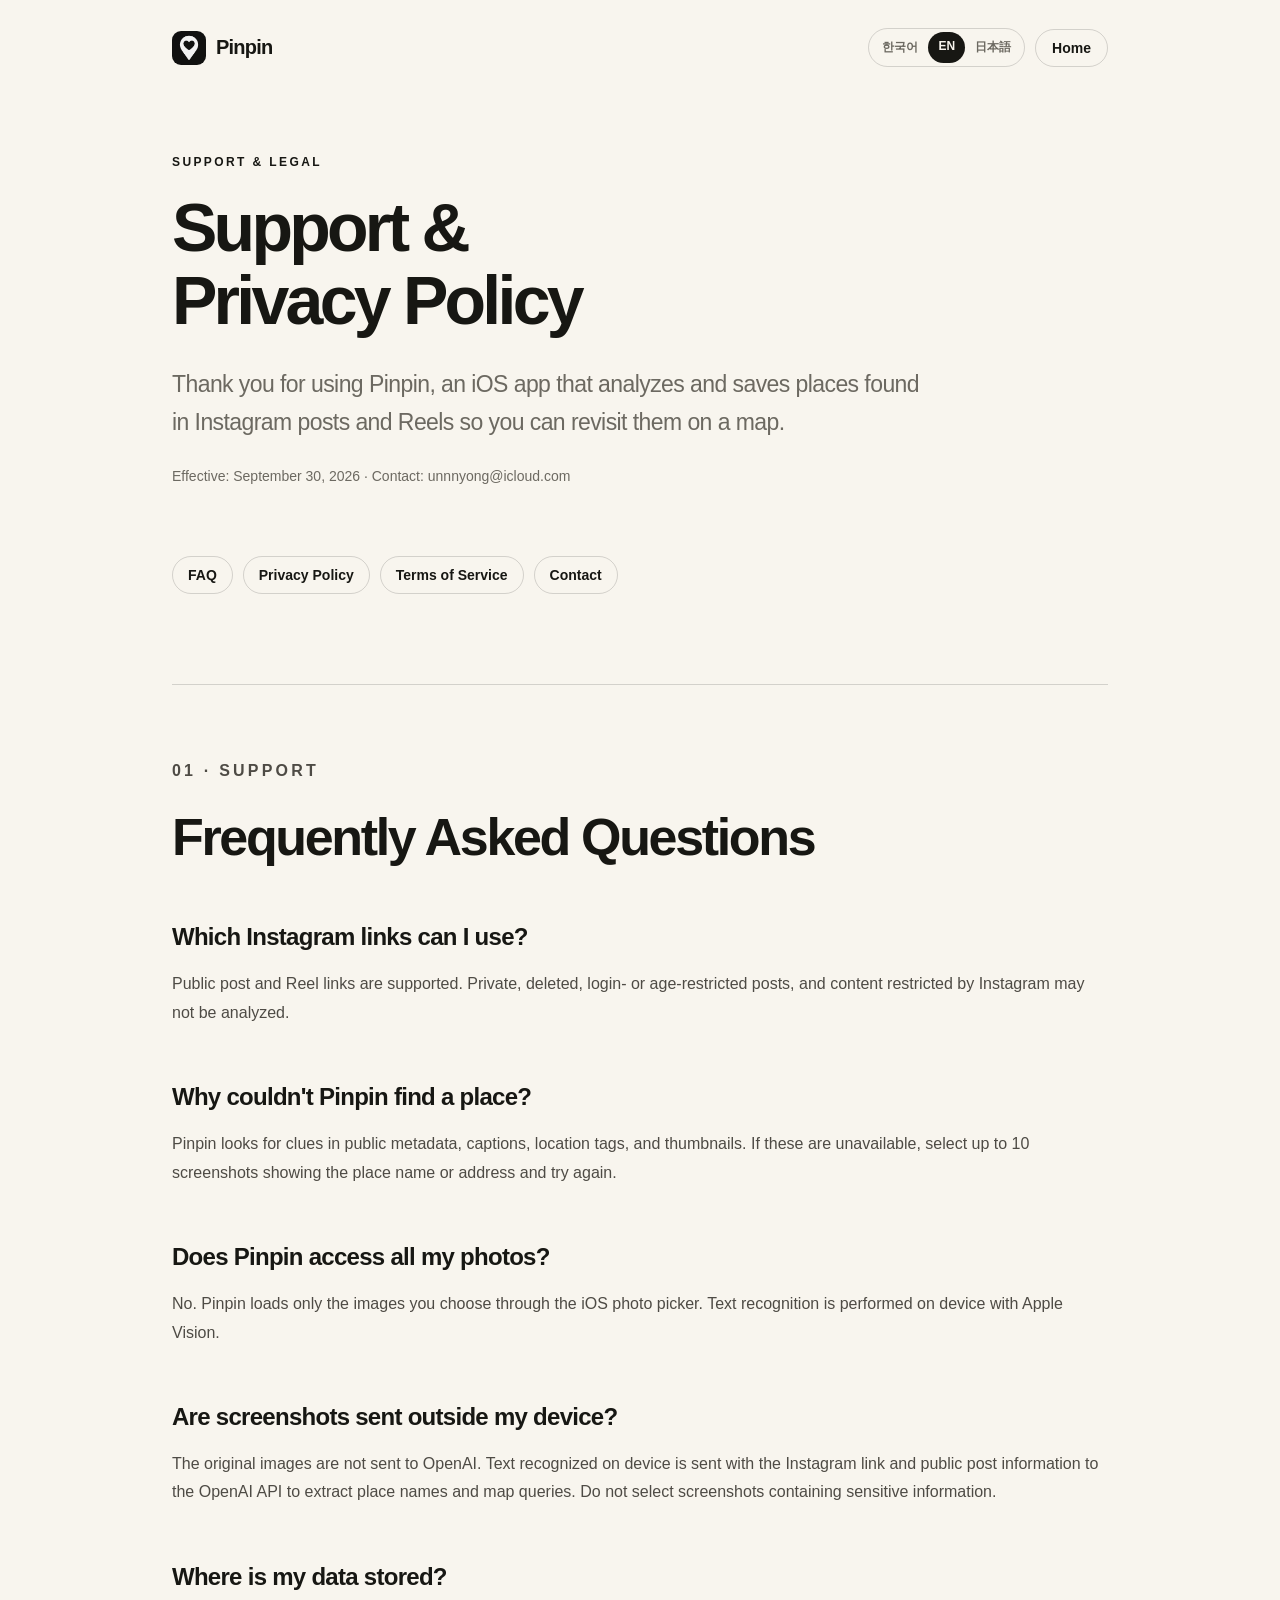
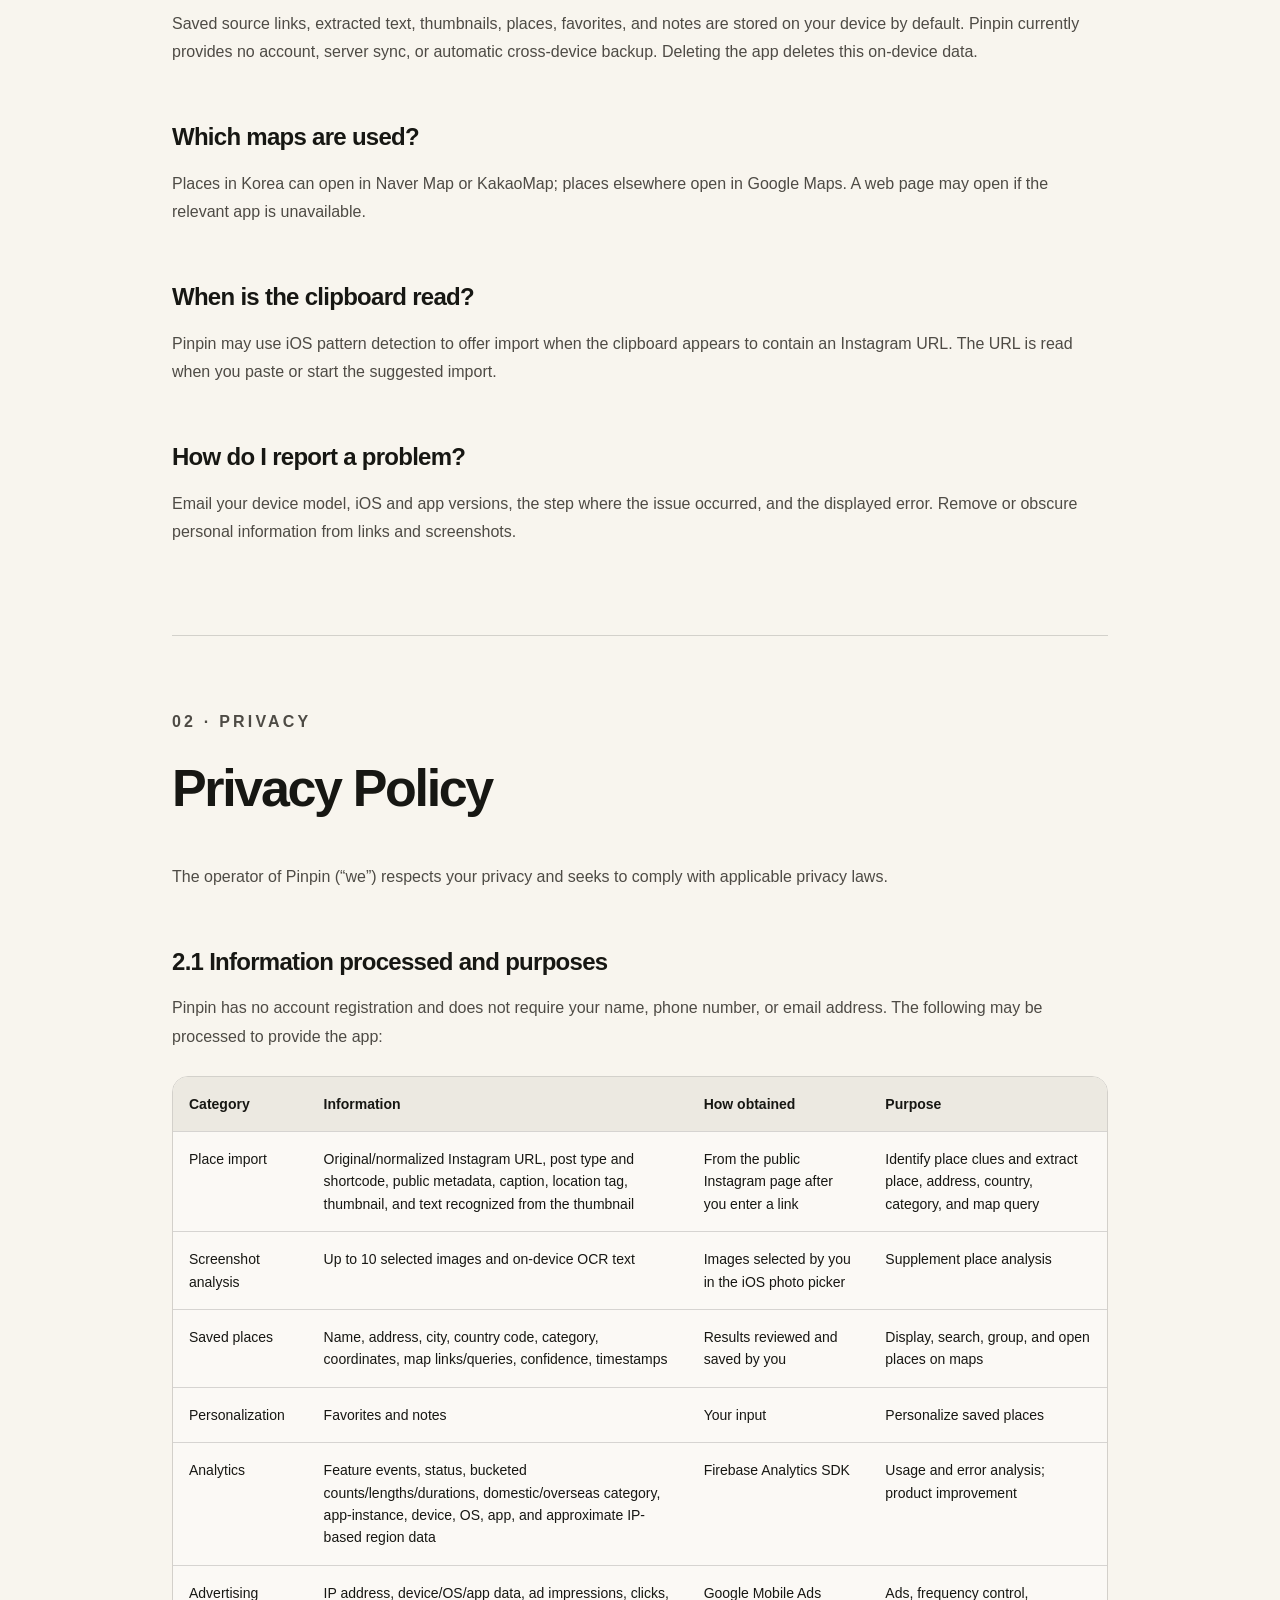
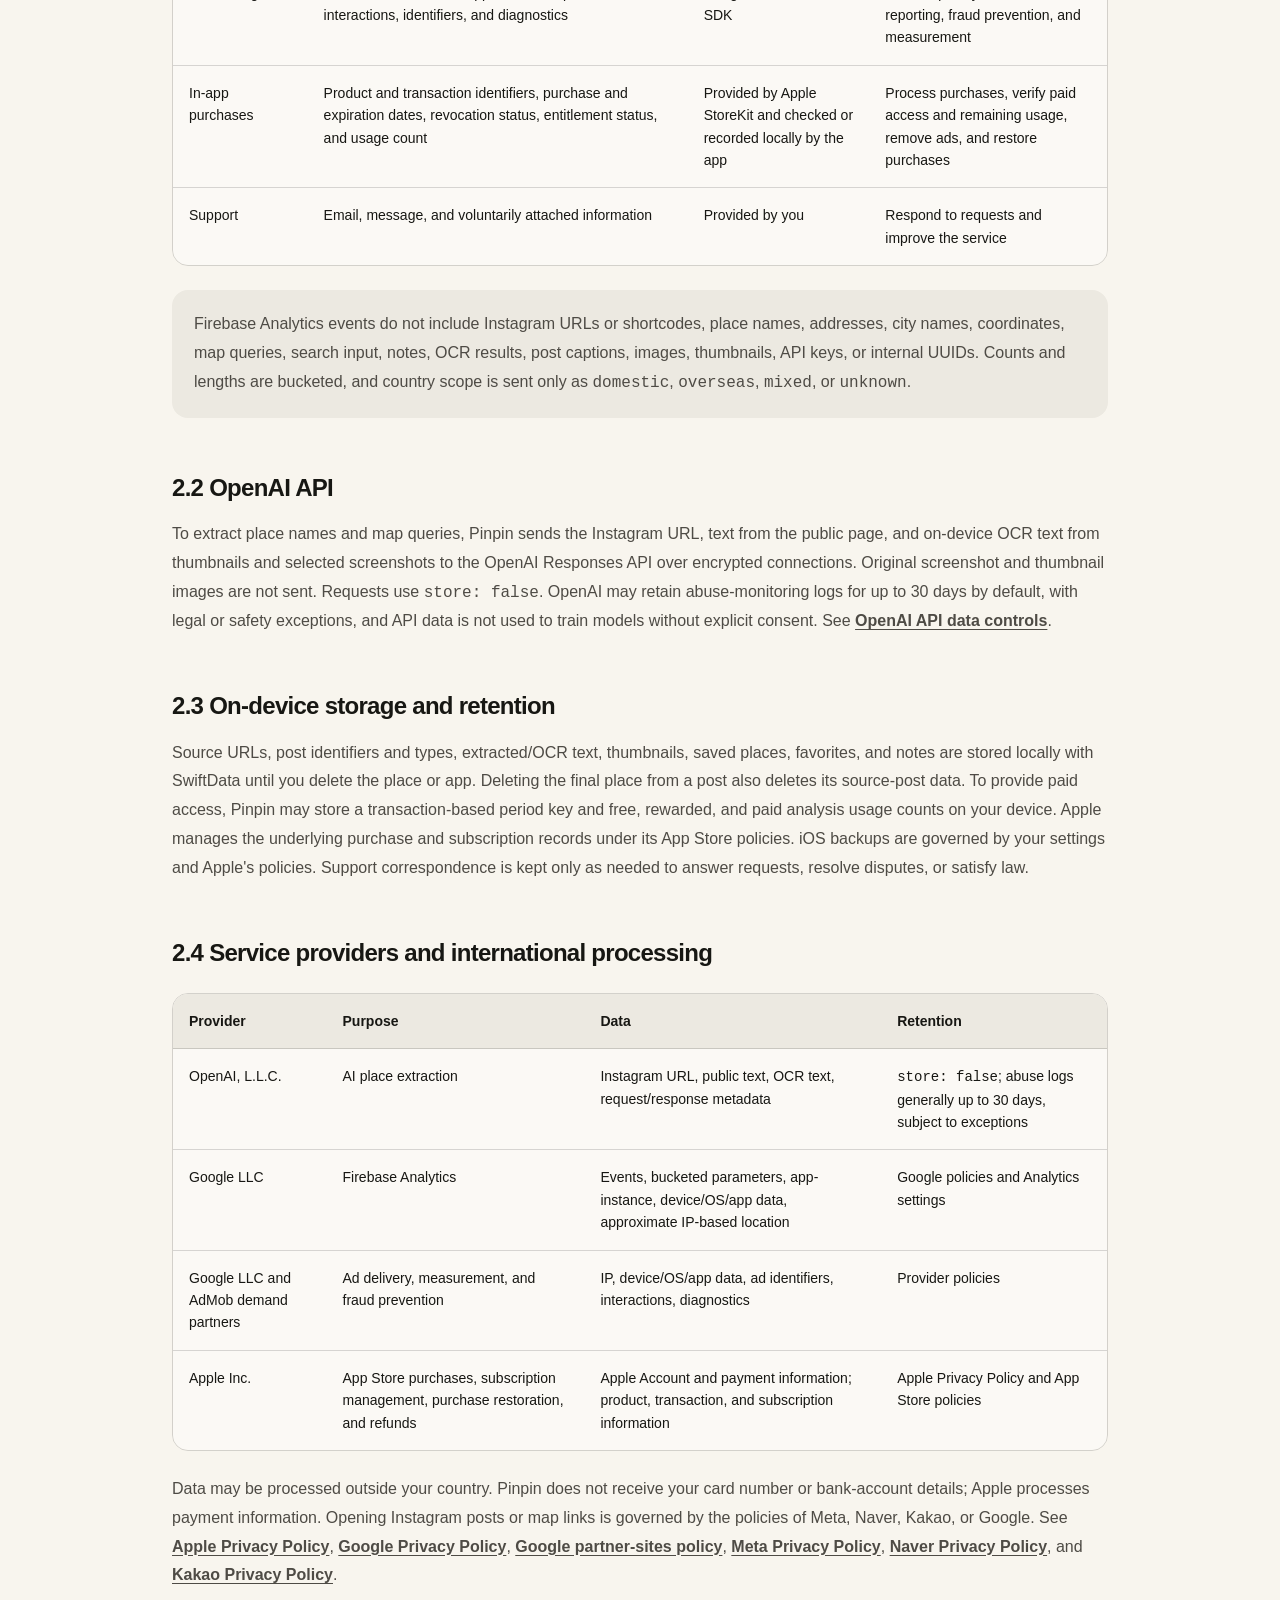
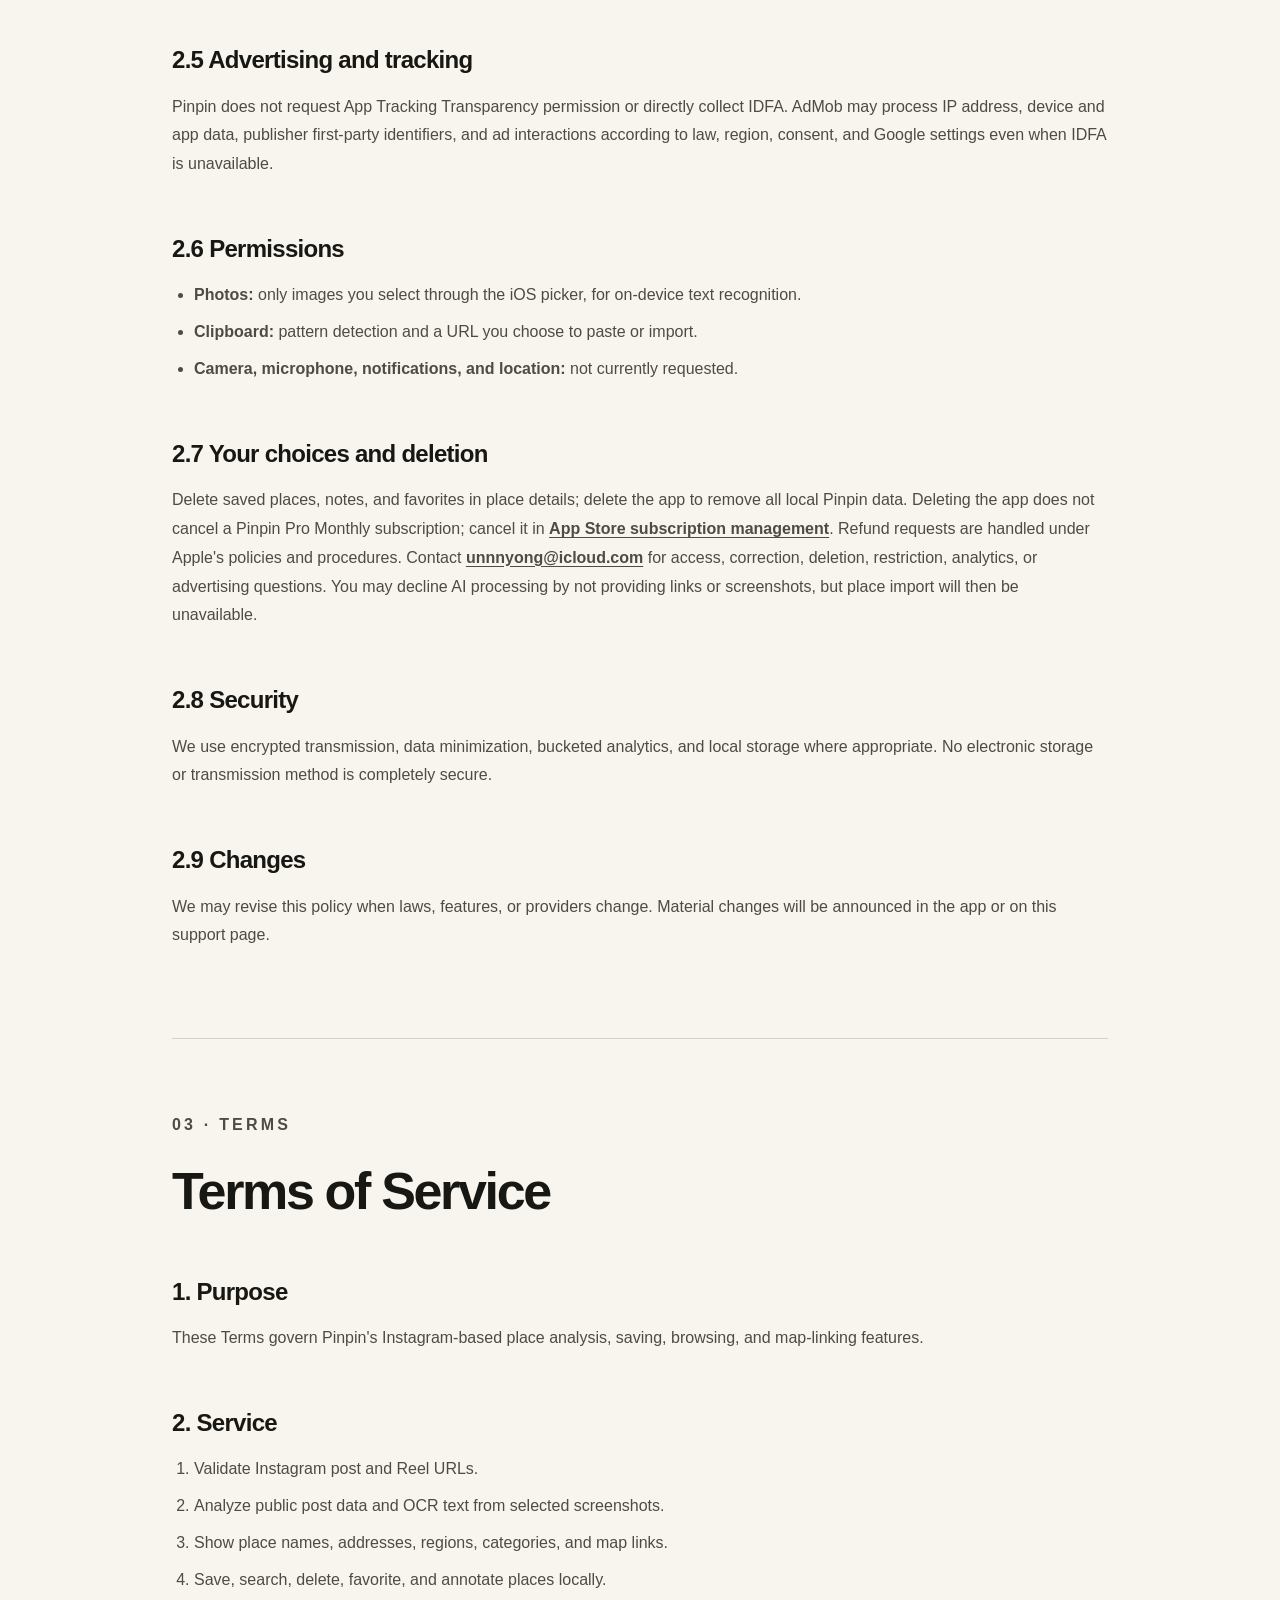
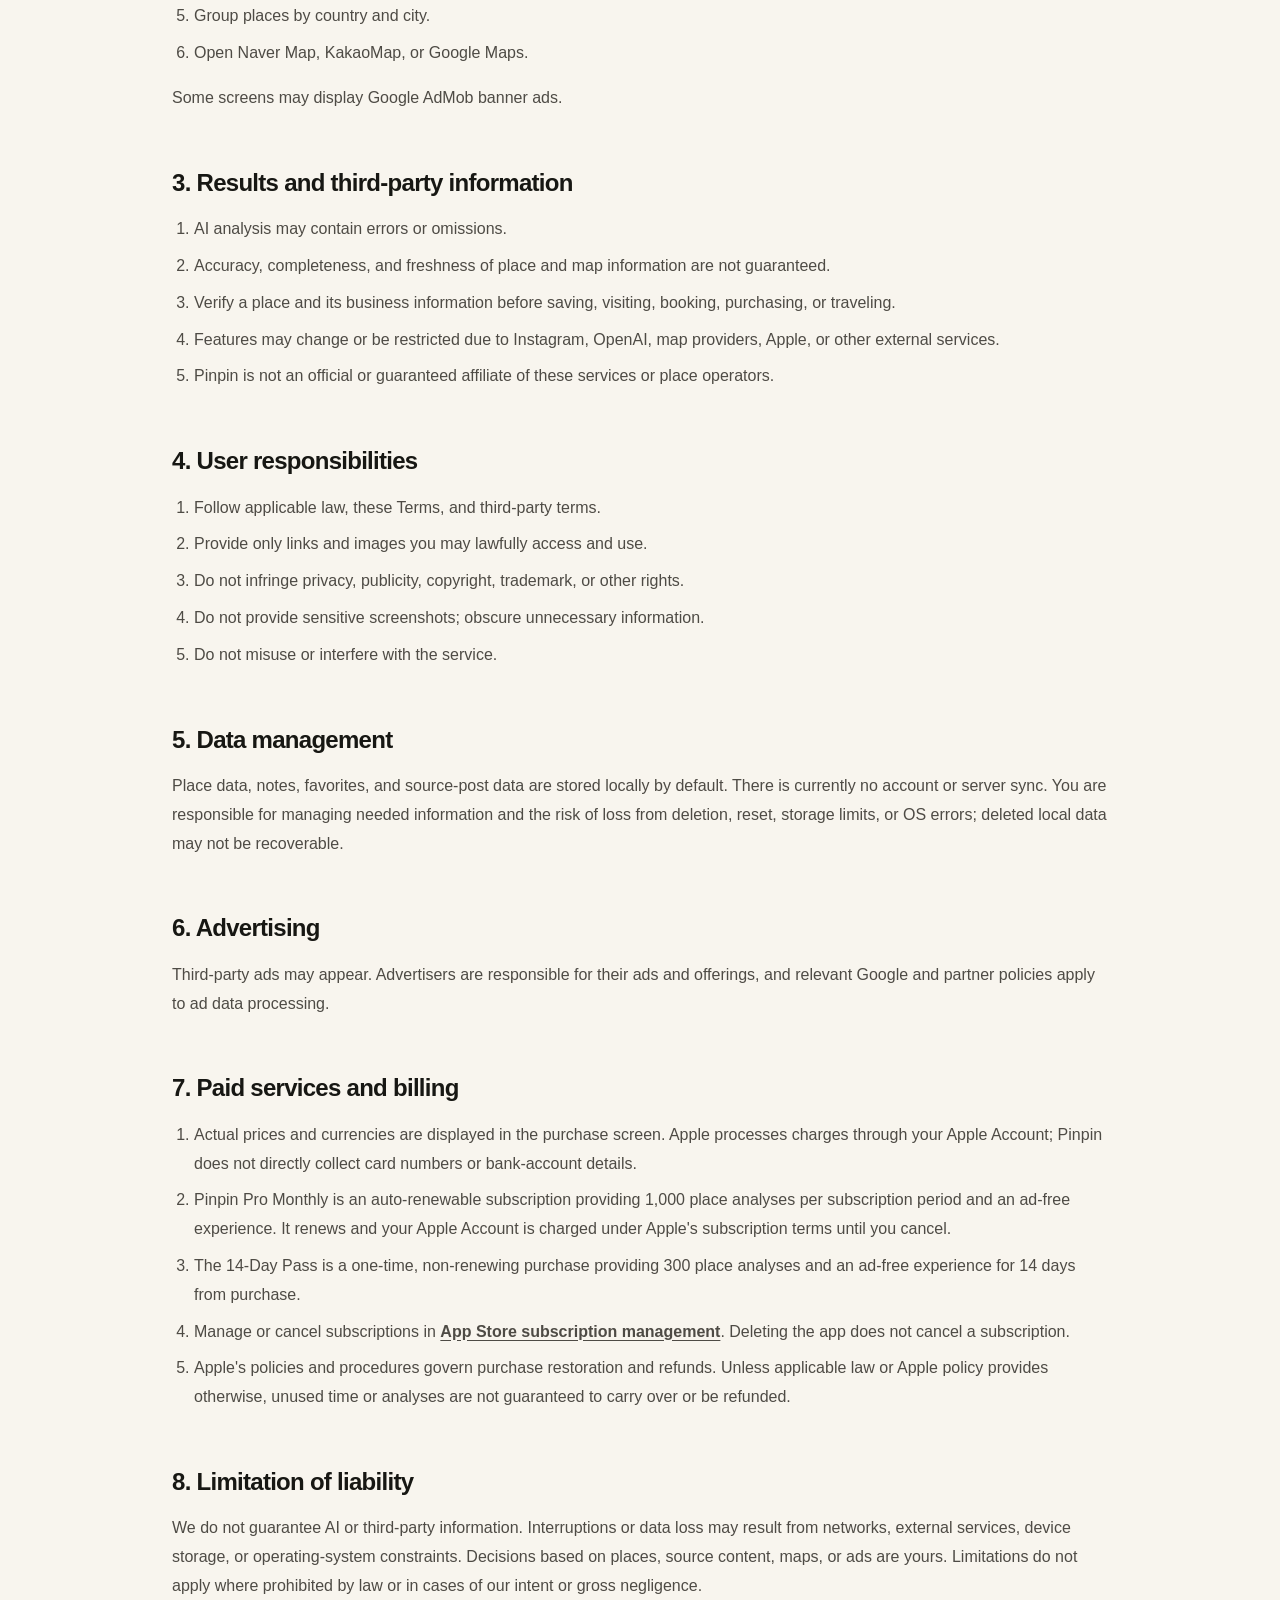
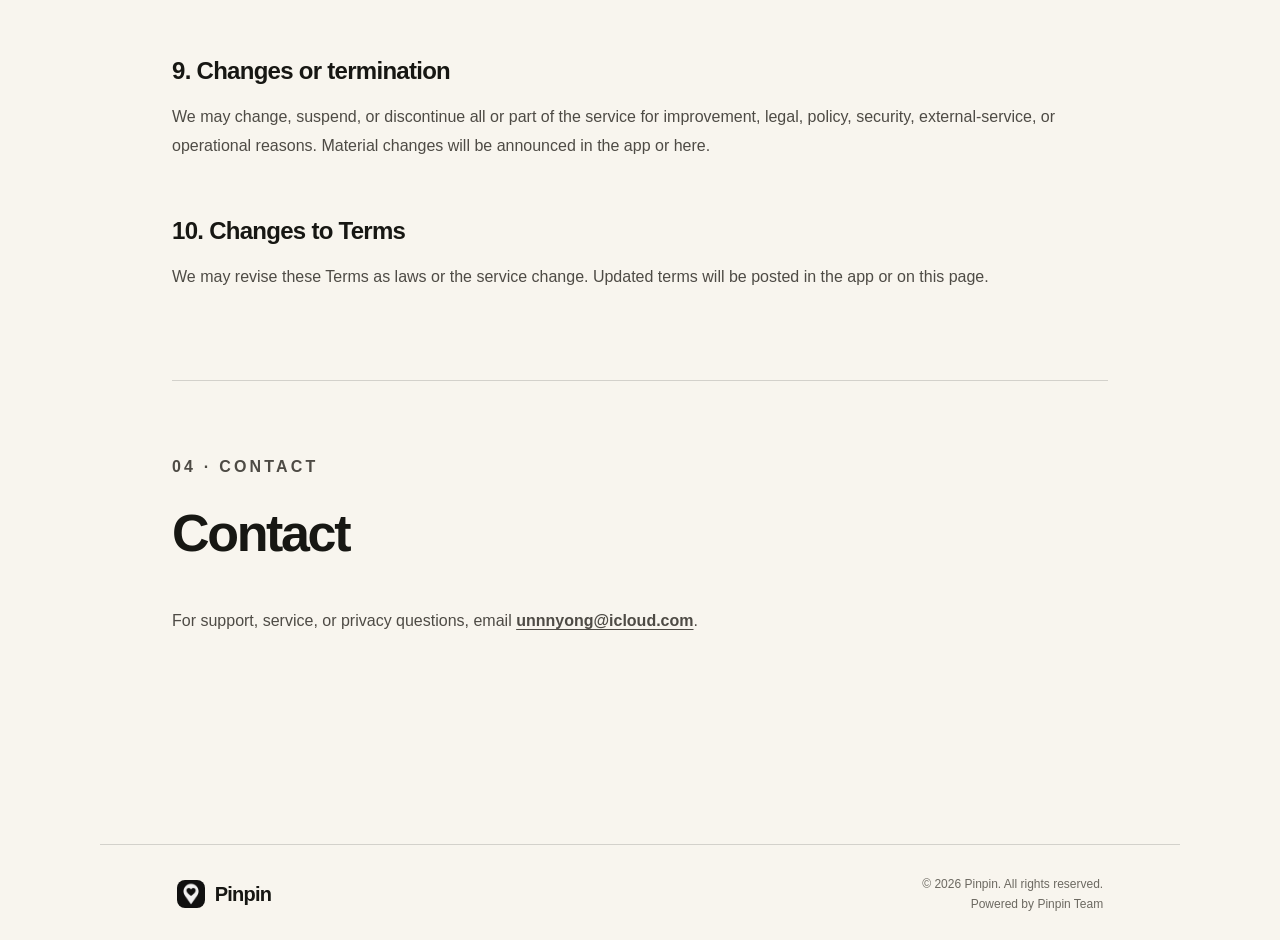
<file: privacy/en/index.html>
<!doctype html>
<html lang="en"><head><meta charset="utf-8"><meta name="viewport" content="width=device-width, initial-scale=1"><meta name="description" content="Pinpin support, Privacy Policy, and Terms of Service"><meta name="theme-color" content="#f8f5ee"><title>Support & Privacy Policy — Pinpin</title><link rel="icon" href="../../assets/app-icon.png"><link rel="stylesheet" href="../../styles.css"></head>
<body class="document-page"><main class="document-shell">
<nav class="document-nav" aria-label="Main navigation"><a class="brand" href="../../" aria-label="Pinpin home"><img src="../../assets/app-icon.png" alt=""><span>Pinpin</span></a><div class="nav-actions"><div class="language-switcher" aria-label="Language"><a href="../" lang="ko">한국어</a><a class="active" href="./" lang="en" aria-current="page">EN</a><a href="../ja/" lang="ja">日本語</a></div><a class="nav-link" href="../../">Home</a></div></nav>
<header class="document-hero"><p class="eyebrow">SUPPORT &amp; LEGAL</p><h1>Support &amp;<br>Privacy Policy</h1><p class="lede">Thank you for using Pinpin, an iOS app that analyzes and saves places found in Instagram posts and Reels so you can revisit them on a map.</p><p class="document-meta">Effective: September 30, 2026 · Contact: <a href="mailto:unnnyong@icloud.com">unnnyong@icloud.com</a></p></header>
<ul class="document-toc" aria-label="Contents"><li><a href="#faq">FAQ</a></li><li><a href="#privacy-policy">Privacy Policy</a></li><li><a href="#terms">Terms of Service</a></li><li><a href="#contact">Contact</a></li></ul>
<section class="document-section" id="faq"><p class="eyebrow">01 · SUPPORT</p><h2>Frequently Asked Questions</h2>
<h3>Which Instagram links can I use?</h3><p>Public post and Reel links are supported. Private, deleted, login- or age-restricted posts, and content restricted by Instagram may not be analyzed.</p>
<h3>Why couldn't Pinpin find a place?</h3><p>Pinpin looks for clues in public metadata, captions, location tags, and thumbnails. If these are unavailable, select up to 10 screenshots showing the place name or address and try again.</p>
<h3>Does Pinpin access all my photos?</h3><p>No. Pinpin loads only the images you choose through the iOS photo picker. Text recognition is performed on device with Apple Vision.</p>
<h3>Are screenshots sent outside my device?</h3><p>The original images are not sent to OpenAI. Text recognized on device is sent with the Instagram link and public post information to the OpenAI API to extract place names and map queries. Do not select screenshots containing sensitive information.</p>
<h3>Where is my data stored?</h3><p>Saved source links, extracted text, thumbnails, places, favorites, and notes are stored on your device by default. Pinpin currently provides no account, server sync, or automatic cross-device backup. Deleting the app deletes this on-device data.</p>
<h3>Which maps are used?</h3><p>Places in Korea can open in Naver Map or KakaoMap; places elsewhere open in Google Maps. A web page may open if the relevant app is unavailable.</p>
<h3>When is the clipboard read?</h3><p>Pinpin may use iOS pattern detection to offer import when the clipboard appears to contain an Instagram URL. The URL is read when you paste or start the suggested import.</p>
<h3>How do I report a problem?</h3><p>Email your device model, iOS and app versions, the step where the issue occurred, and the displayed error. Remove or obscure personal information from links and screenshots.</p></section>
<section class="document-section" id="privacy-policy"><p class="eyebrow">02 · PRIVACY</p><h2>Privacy Policy</h2><p>The operator of Pinpin (“we”) respects your privacy and seeks to comply with applicable privacy laws.</p>
<h3>2.1 Information processed and purposes</h3><p>Pinpin has no account registration and does not require your name, phone number, or email address. The following may be processed to provide the app:</p><div class="table-wrap"><table class="document-table"><thead><tr><th>Category</th><th>Information</th><th>How obtained</th><th>Purpose</th></tr></thead><tbody>
<tr><td>Place import</td><td>Original/normalized Instagram URL, post type and shortcode, public metadata, caption, location tag, thumbnail, and text recognized from the thumbnail</td><td>From the public Instagram page after you enter a link</td><td>Identify place clues and extract place, address, country, category, and map query</td></tr>
<tr><td>Screenshot analysis</td><td>Up to 10 selected images and on-device OCR text</td><td>Images selected by you in the iOS photo picker</td><td>Supplement place analysis</td></tr>
<tr><td>Saved places</td><td>Name, address, city, country code, category, coordinates, map links/queries, confidence, timestamps</td><td>Results reviewed and saved by you</td><td>Display, search, group, and open places on maps</td></tr>
<tr><td>Personalization</td><td>Favorites and notes</td><td>Your input</td><td>Personalize saved places</td></tr>
<tr><td>Analytics</td><td>Feature events, status, bucketed counts/lengths/durations, domestic/overseas category, app-instance, device, OS, app, and approximate IP-based region data</td><td>Firebase Analytics SDK</td><td>Usage and error analysis; product improvement</td></tr>
<tr><td>Advertising</td><td>IP address, device/OS/app data, ad impressions, clicks, interactions, identifiers, and diagnostics</td><td>Google Mobile Ads SDK</td><td>Ads, frequency control, reporting, fraud prevention, and measurement</td></tr>
<tr><td>In-app purchases</td><td>Product and transaction identifiers, purchase and expiration dates, revocation status, entitlement status, and usage count</td><td>Provided by Apple StoreKit and checked or recorded locally by the app</td><td>Process purchases, verify paid access and remaining usage, remove ads, and restore purchases</td></tr>
<tr><td>Support</td><td>Email, message, and voluntarily attached information</td><td>Provided by you</td><td>Respond to requests and improve the service</td></tr></tbody></table></div>
<p class="policy-note">Firebase Analytics events do not include Instagram URLs or shortcodes, place names, addresses, city names, coordinates, map queries, search input, notes, OCR results, post captions, images, thumbnails, API keys, or internal UUIDs. Counts and lengths are bucketed, and country scope is sent only as <code>domestic</code>, <code>overseas</code>, <code>mixed</code>, or <code>unknown</code>.</p>
<h3>2.2 OpenAI API</h3><p>To extract place names and map queries, Pinpin sends the Instagram URL, text from the public page, and on-device OCR text from thumbnails and selected screenshots to the OpenAI Responses API over encrypted connections. Original screenshot and thumbnail images are not sent. Requests use <code>store: false</code>. OpenAI may retain abuse-monitoring logs for up to 30 days by default, with legal or safety exceptions, and API data is not used to train models without explicit consent. See <a href="https://platform.openai.com/docs/guides/your-data">OpenAI API data controls</a>.</p>
<h3>2.3 On-device storage and retention</h3><p>Source URLs, post identifiers and types, extracted/OCR text, thumbnails, saved places, favorites, and notes are stored locally with SwiftData until you delete the place or app. Deleting the final place from a post also deletes its source-post data. To provide paid access, Pinpin may store a transaction-based period key and free, rewarded, and paid analysis usage counts on your device. Apple manages the underlying purchase and subscription records under its App Store policies. iOS backups are governed by your settings and Apple's policies. Support correspondence is kept only as needed to answer requests, resolve disputes, or satisfy law.</p>
<h3>2.4 Service providers and international processing</h3><div class="table-wrap"><table class="document-table"><thead><tr><th>Provider</th><th>Purpose</th><th>Data</th><th>Retention</th></tr></thead><tbody><tr><td>OpenAI, L.L.C.</td><td>AI place extraction</td><td>Instagram URL, public text, OCR text, request/response metadata</td><td><code>store: false</code>; abuse logs generally up to 30 days, subject to exceptions</td></tr><tr><td>Google LLC</td><td>Firebase Analytics</td><td>Events, bucketed parameters, app-instance, device/OS/app data, approximate IP-based location</td><td>Google policies and Analytics settings</td></tr><tr><td>Google LLC and AdMob demand partners</td><td>Ad delivery, measurement, and fraud prevention</td><td>IP, device/OS/app data, ad identifiers, interactions, diagnostics</td><td>Provider policies</td></tr><tr><td>Apple Inc.</td><td>App Store purchases, subscription management, purchase restoration, and refunds</td><td>Apple Account and payment information; product, transaction, and subscription information</td><td>Apple Privacy Policy and App Store policies</td></tr></tbody></table></div><p>Data may be processed outside your country. Pinpin does not receive your card number or bank-account details; Apple processes payment information. Opening Instagram posts or map links is governed by the policies of Meta, Naver, Kakao, or Google. See <a href="https://www.apple.com/legal/privacy/">Apple Privacy Policy</a>, <a href="https://policies.google.com/privacy">Google Privacy Policy</a>, <a href="https://policies.google.com/technologies/partner-sites">Google partner-sites policy</a>, <a href="https://privacycenter.instagram.com/policy/">Meta Privacy Policy</a>, <a href="https://policy.naver.com/policy/privacy.html">Naver Privacy Policy</a>, and <a href="https://www.kakao.com/policy/privacy">Kakao Privacy Policy</a>.</p>
<h3>2.5 Advertising and tracking</h3><p>Pinpin does not request App Tracking Transparency permission or directly collect IDFA. AdMob may process IP address, device and app data, publisher first-party identifiers, and ad interactions according to law, region, consent, and Google settings even when IDFA is unavailable.</p>
<h3>2.6 Permissions</h3><ul><li><strong>Photos:</strong> only images you select through the iOS picker, for on-device text recognition.</li><li><strong>Clipboard:</strong> pattern detection and a URL you choose to paste or import.</li><li><strong>Camera, microphone, notifications, and location:</strong> not currently requested.</li></ul>
<h3>2.7 Your choices and deletion</h3><p>Delete saved places, notes, and favorites in place details; delete the app to remove all local Pinpin data. Deleting the app does not cancel a Pinpin Pro Monthly subscription; cancel it in <a href="https://apps.apple.com/account/subscriptions">App Store subscription management</a>. Refund requests are handled under Apple's policies and procedures. Contact <a href="mailto:unnnyong@icloud.com">unnnyong@icloud.com</a> for access, correction, deletion, restriction, analytics, or advertising questions. You may decline AI processing by not providing links or screenshots, but place import will then be unavailable.</p>
<h3>2.8 Security</h3><p>We use encrypted transmission, data minimization, bucketed analytics, and local storage where appropriate. No electronic storage or transmission method is completely secure.</p><h3>2.9 Changes</h3><p>We may revise this policy when laws, features, or providers change. Material changes will be announced in the app or on this support page.</p></section>
<section class="document-section" id="terms"><p class="eyebrow">03 · TERMS</p><h2>Terms of Service</h2>
<h3>1. Purpose</h3><p>These Terms govern Pinpin's Instagram-based place analysis, saving, browsing, and map-linking features.</p>
<h3>2. Service</h3><ol><li>Validate Instagram post and Reel URLs.</li><li>Analyze public post data and OCR text from selected screenshots.</li><li>Show place names, addresses, regions, categories, and map links.</li><li>Save, search, delete, favorite, and annotate places locally.</li><li>Group places by country and city.</li><li>Open Naver Map, KakaoMap, or Google Maps.</li></ol><p>Some screens may display Google AdMob banner ads.</p>
<h3>3. Results and third-party information</h3><ol><li>AI analysis may contain errors or omissions.</li><li>Accuracy, completeness, and freshness of place and map information are not guaranteed.</li><li>Verify a place and its business information before saving, visiting, booking, purchasing, or traveling.</li><li>Features may change or be restricted due to Instagram, OpenAI, map providers, Apple, or other external services.</li><li>Pinpin is not an official or guaranteed affiliate of these services or place operators.</li></ol>
<h3>4. User responsibilities</h3><ol><li>Follow applicable law, these Terms, and third-party terms.</li><li>Provide only links and images you may lawfully access and use.</li><li>Do not infringe privacy, publicity, copyright, trademark, or other rights.</li><li>Do not provide sensitive screenshots; obscure unnecessary information.</li><li>Do not misuse or interfere with the service.</li></ol>
<h3>5. Data management</h3><p>Place data, notes, favorites, and source-post data are stored locally by default. There is currently no account or server sync. You are responsible for managing needed information and the risk of loss from deletion, reset, storage limits, or OS errors; deleted local data may not be recoverable.</p>
<h3>6. Advertising</h3><p>Third-party ads may appear. Advertisers are responsible for their ads and offerings, and relevant Google and partner policies apply to ad data processing.</p>
<h3>7. Paid services and billing</h3><ol><li>Actual prices and currencies are displayed in the purchase screen. Apple processes charges through your Apple Account; Pinpin does not directly collect card numbers or bank-account details.</li><li>Pinpin Pro Monthly is an auto-renewable subscription providing 1,000 place analyses per subscription period and an ad-free experience. It renews and your Apple Account is charged under Apple's subscription terms until you cancel.</li><li>The 14-Day Pass is a one-time, non-renewing purchase providing 300 place analyses and an ad-free experience for 14 days from purchase.</li><li>Manage or cancel subscriptions in <a href="https://apps.apple.com/account/subscriptions">App Store subscription management</a>. Deleting the app does not cancel a subscription.</li><li>Apple's policies and procedures govern purchase restoration and refunds. Unless applicable law or Apple policy provides otherwise, unused time or analyses are not guaranteed to carry over or be refunded.</li></ol>
<h3>8. Limitation of liability</h3><p>We do not guarantee AI or third-party information. Interruptions or data loss may result from networks, external services, device storage, or operating-system constraints. Decisions based on places, source content, maps, or ads are yours. Limitations do not apply where prohibited by law or in cases of our intent or gross negligence.</p>
<h3>9. Changes or termination</h3><p>We may change, suspend, or discontinue all or part of the service for improvement, legal, policy, security, external-service, or operational reasons. Material changes will be announced in the app or here.</p><h3>10. Changes to Terms</h3><p>We may revise these Terms as laws or the service change. Updated terms will be posted in the app or on this page.</p></section>
<section class="document-section" id="contact"><p class="eyebrow">04 · CONTACT</p><h2>Contact</h2><p>For support, service, or privacy questions, email <a href="mailto:unnnyong@icloud.com">unnnyong@icloud.com</a>.</p></section></main>
<footer class="document-footer"><a class="brand footer-brand" href="../../"><img src="../../assets/app-icon.png" alt=""><span>Pinpin</span></a><div class="legal"><p>© <span id="year"></span> Pinpin. All rights reserved.</p><p>Powered by Pinpin Team</p></div></footer><script>document.getElementById('year').textContent=new Date().getFullYear();</script></body></html>
</file>
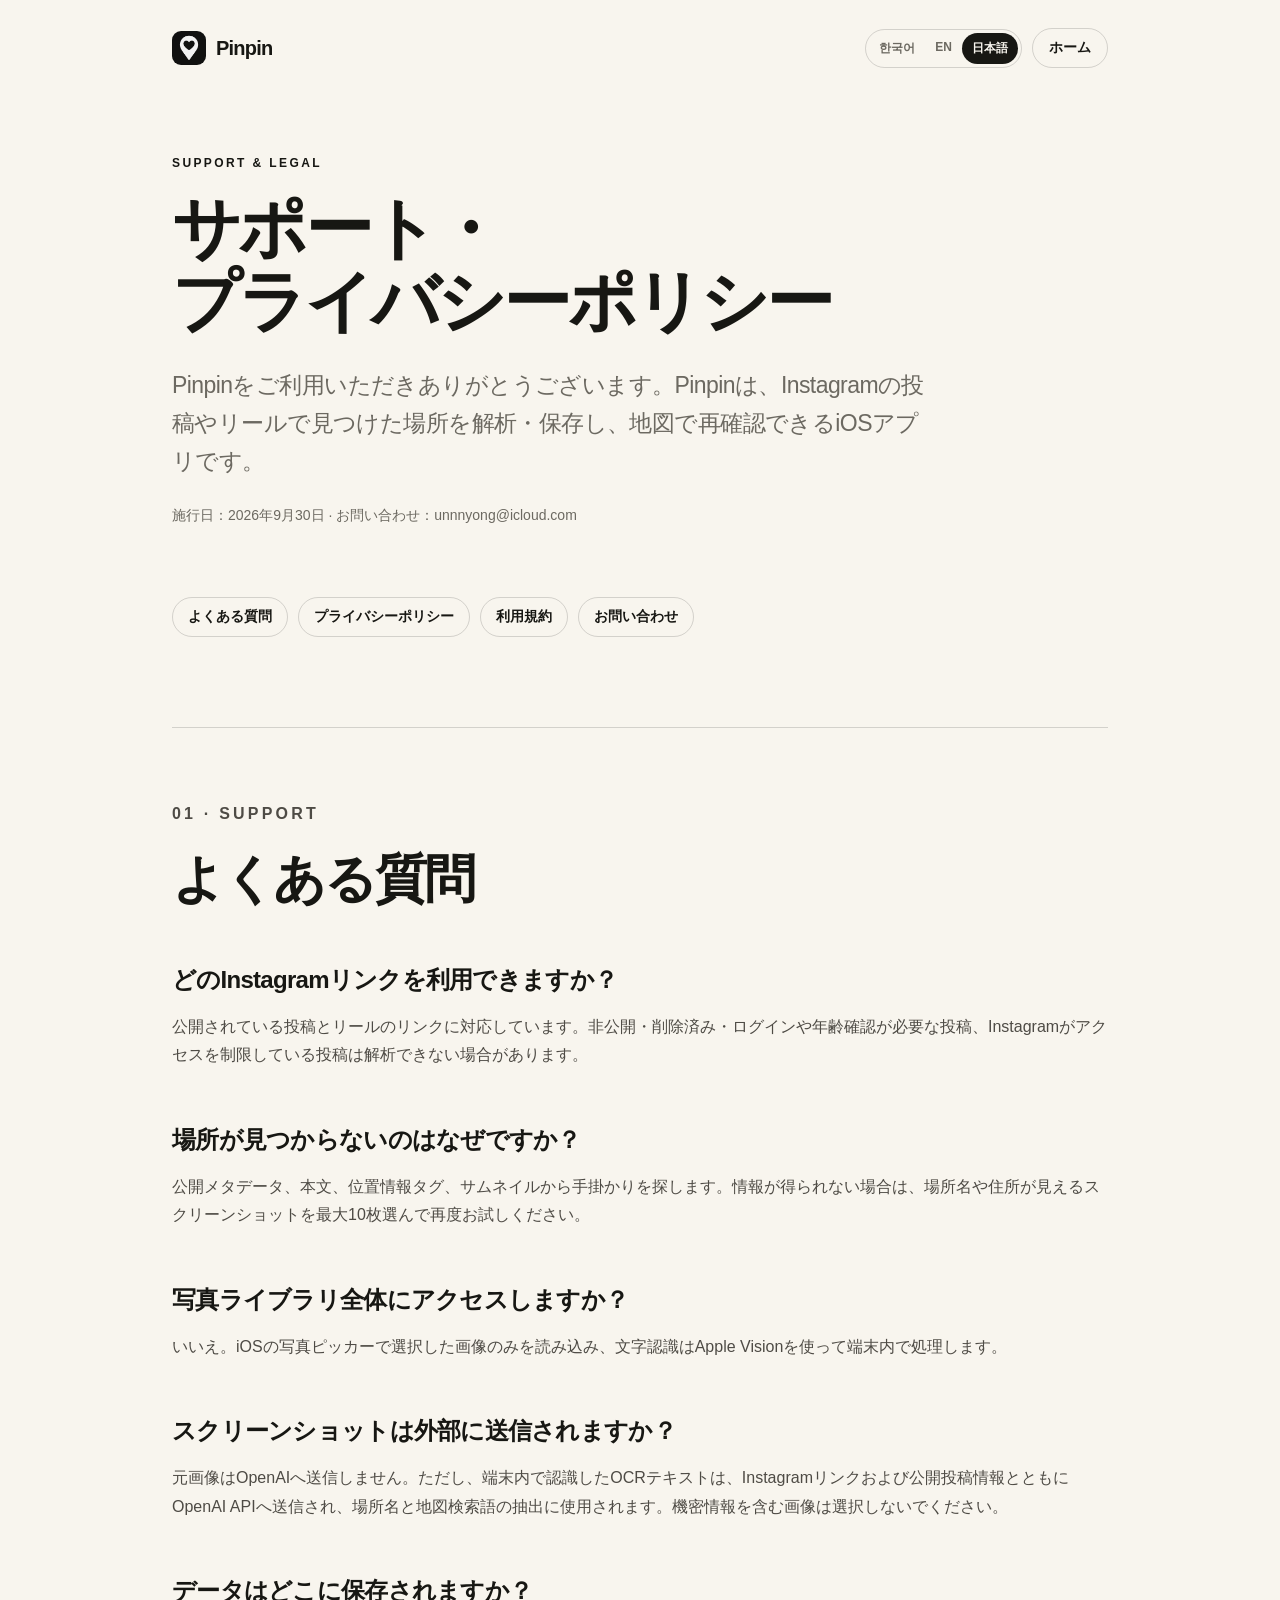
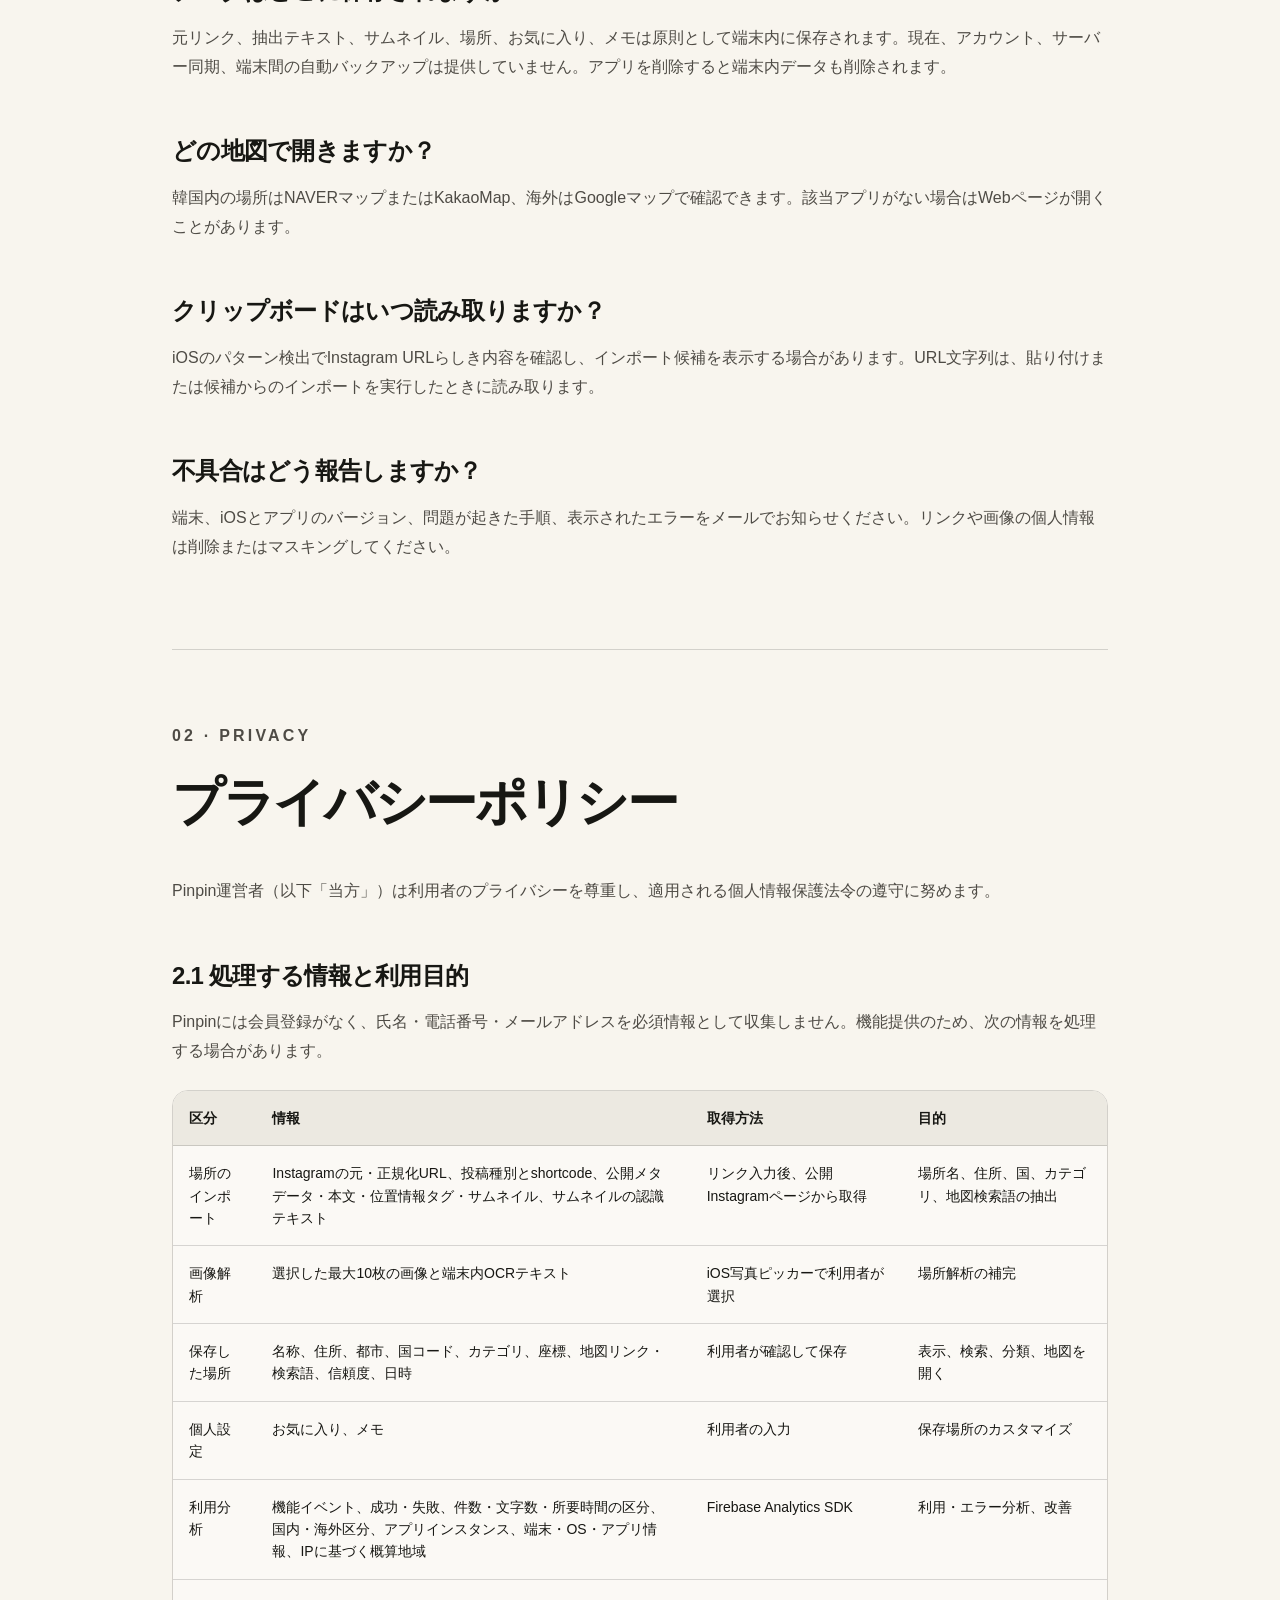
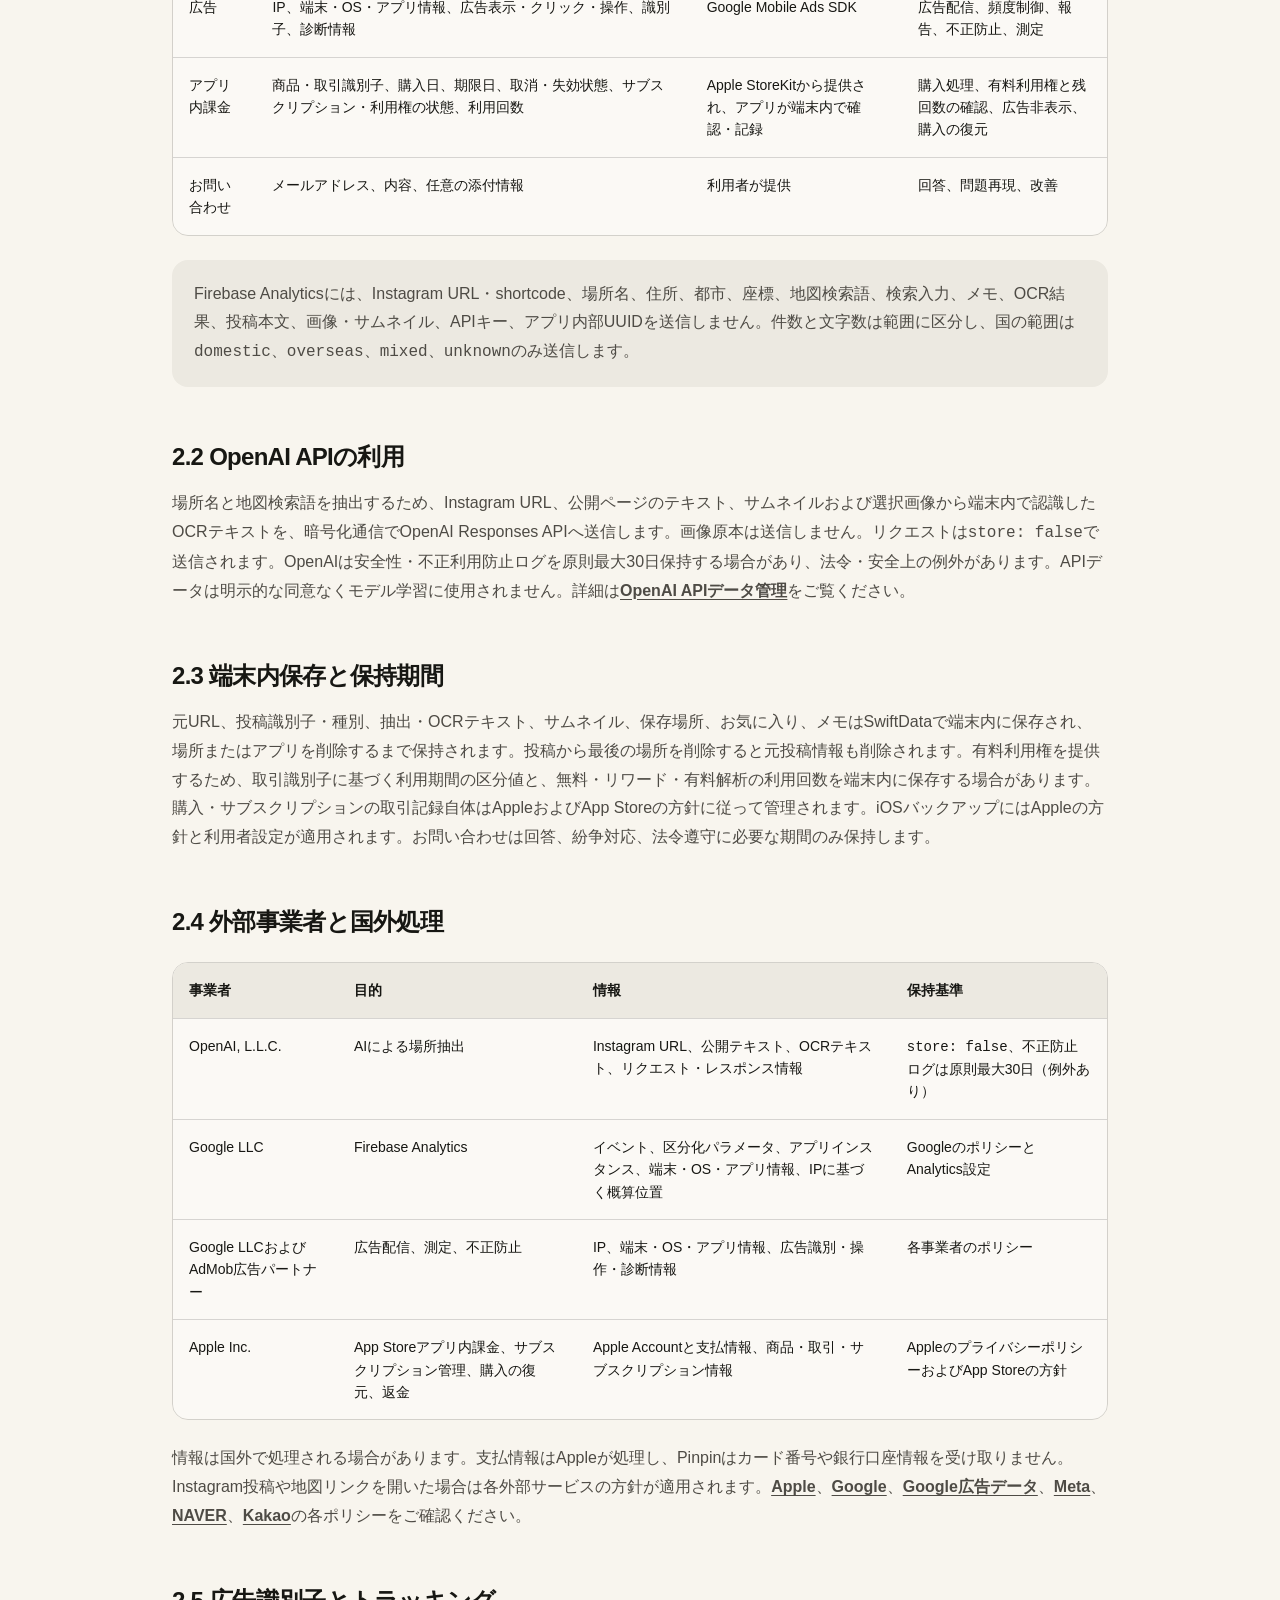
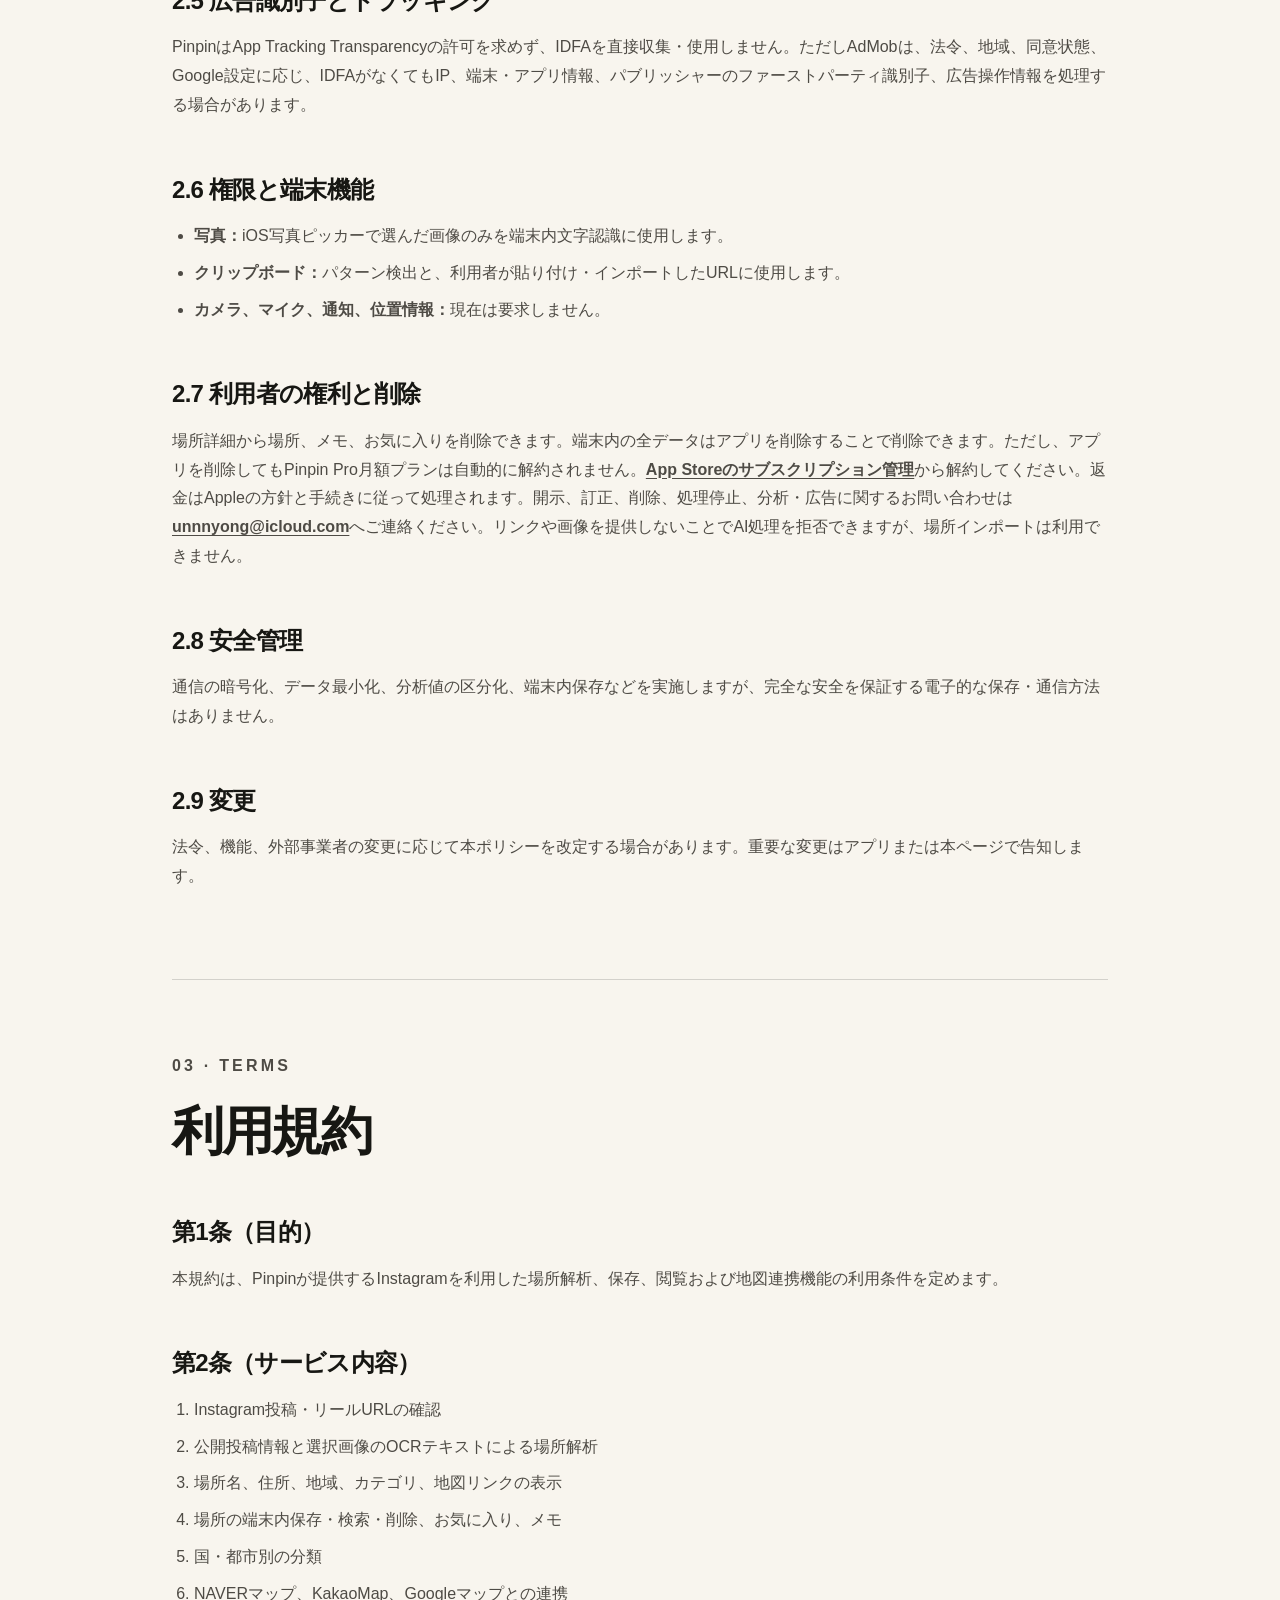
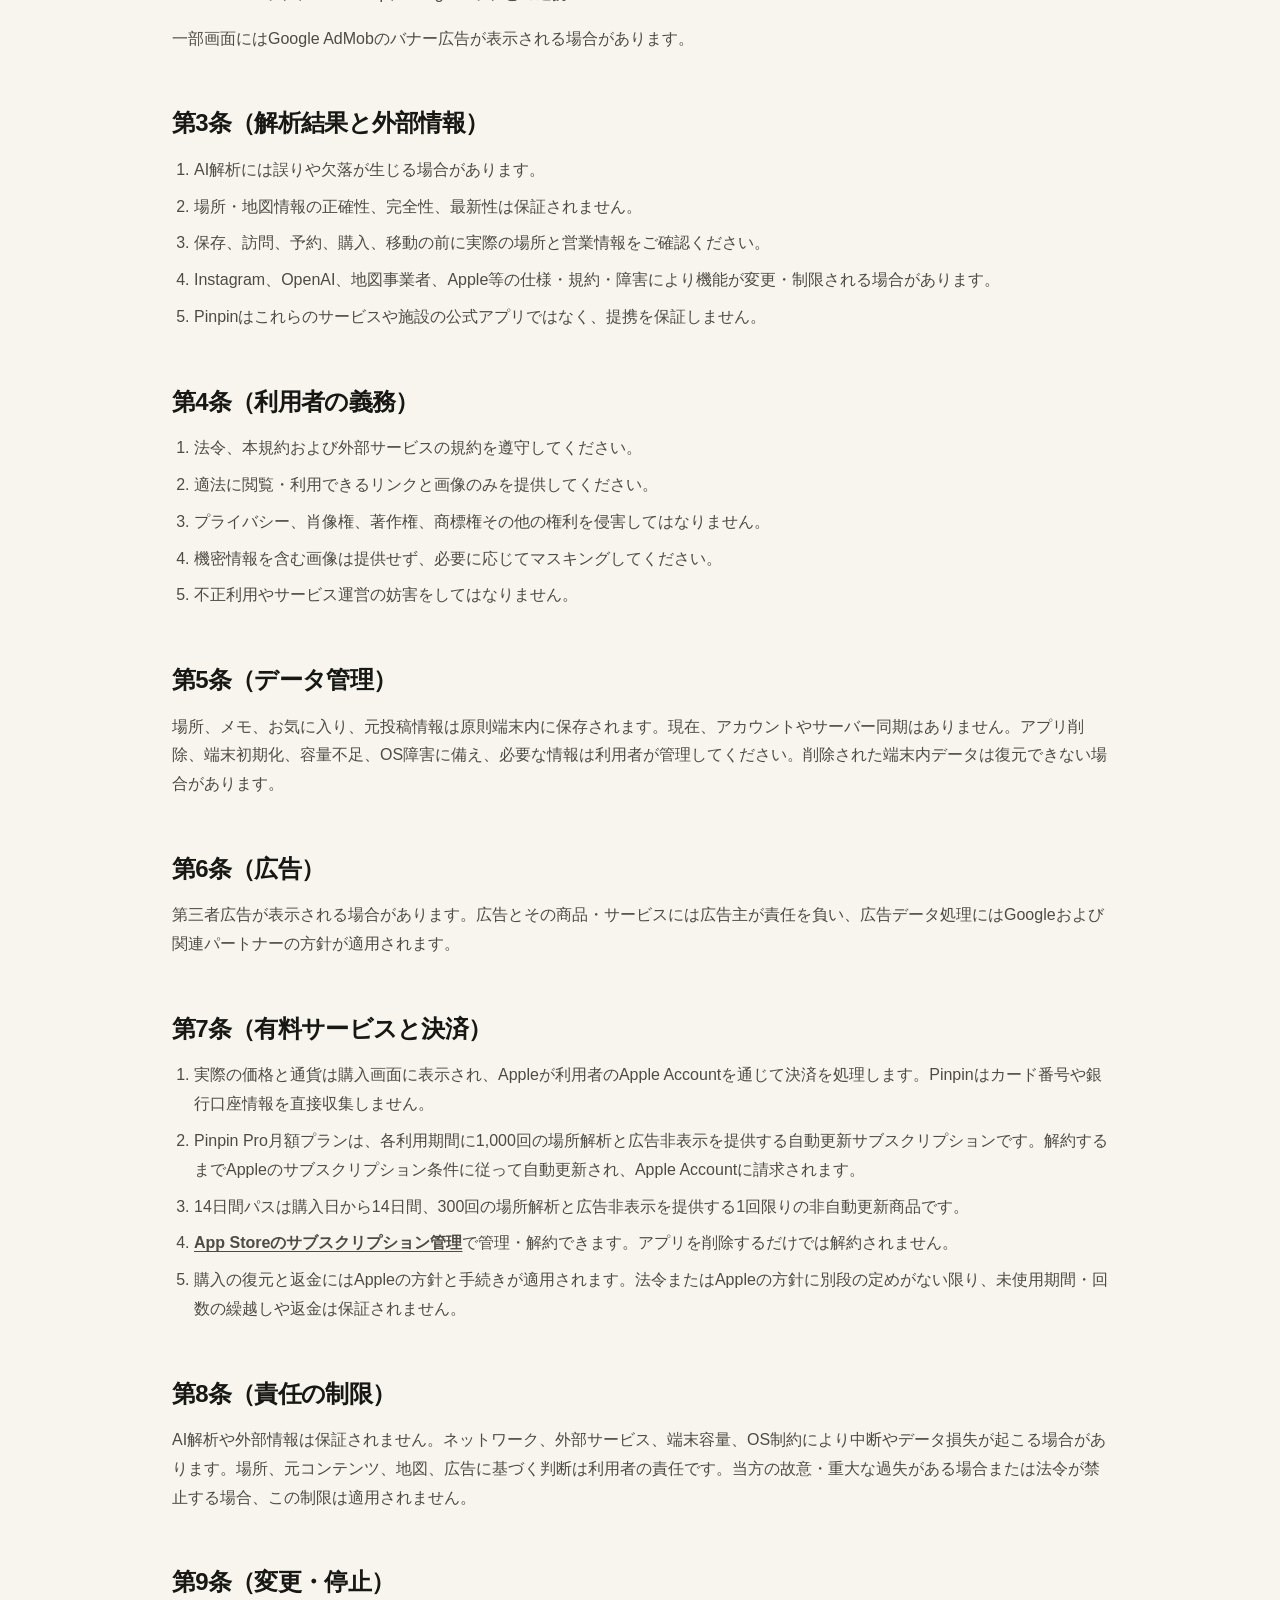
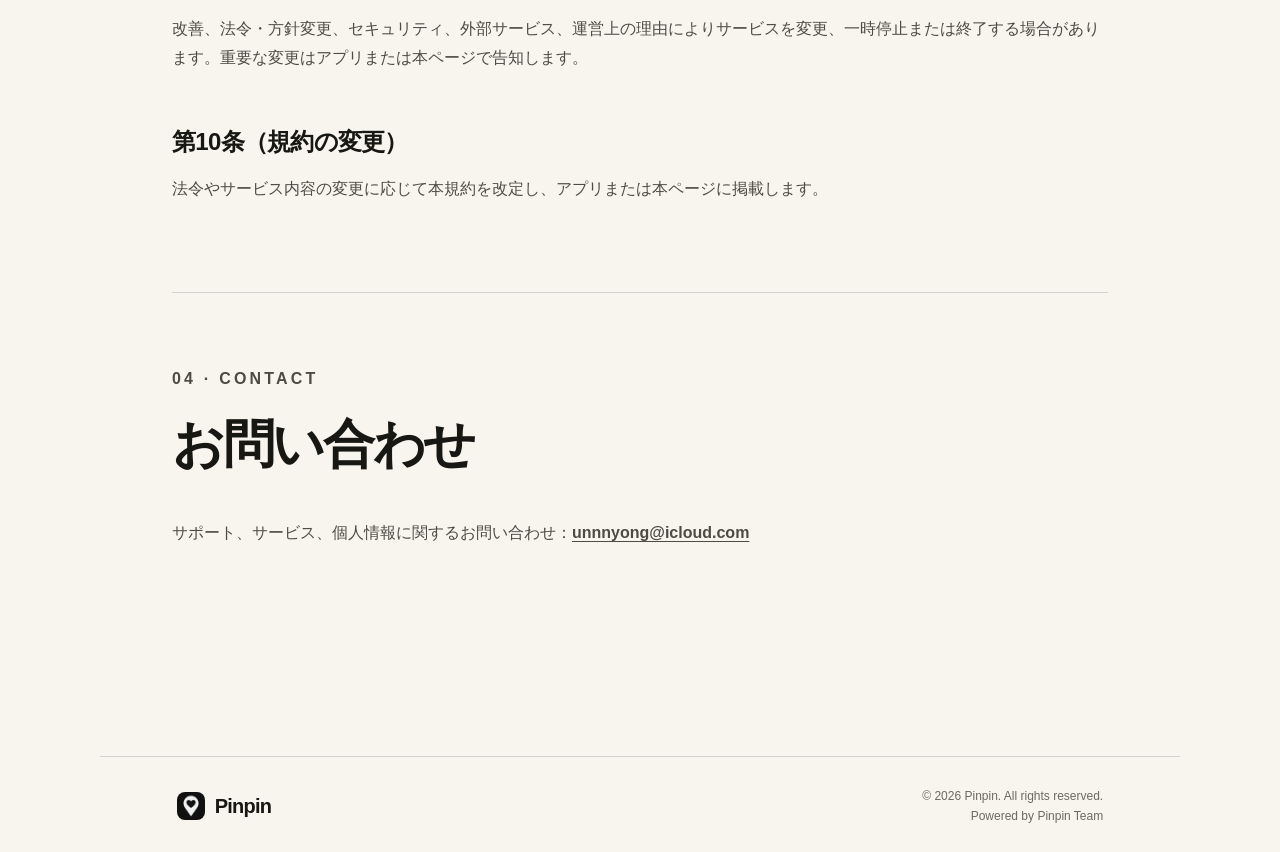
<file: privacy/ja/index.html>
<!doctype html>
<html lang="ja"><head><meta charset="utf-8"><meta name="viewport" content="width=device-width, initial-scale=1"><meta name="description" content="Pinpinのサポート、プライバシーポリシーおよび利用規約"><meta name="theme-color" content="#f8f5ee"><title>サポート・プライバシーポリシー — Pinpin</title><link rel="icon" href="../../assets/app-icon.png"><link rel="stylesheet" href="../../styles.css"></head>
<body class="document-page"><main class="document-shell"><nav class="document-nav" aria-label="メインメニュー"><a class="brand" href="../../" aria-label="Pinpinホーム"><img src="../../assets/app-icon.png" alt=""><span>Pinpin</span></a><div class="nav-actions"><div class="language-switcher" aria-label="言語"><a href="../" lang="ko">한국어</a><a href="../en/" lang="en">EN</a><a class="active" href="./" lang="ja" aria-current="page">日本語</a></div><a class="nav-link" href="../../">ホーム</a></div></nav>
<header class="document-hero"><p class="eyebrow">SUPPORT &amp; LEGAL</p><h1>サポート・<br>プライバシーポリシー</h1><p class="lede">Pinpinをご利用いただきありがとうございます。Pinpinは、Instagramの投稿やリールで見つけた場所を解析・保存し、地図で再確認できるiOSアプリです。</p><p class="document-meta">施行日：2026年9月30日 · お問い合わせ：<a href="mailto:unnnyong@icloud.com">unnnyong@icloud.com</a></p></header>
<ul class="document-toc" aria-label="目次"><li><a href="#faq">よくある質問</a></li><li><a href="#privacy-policy">プライバシーポリシー</a></li><li><a href="#terms">利用規約</a></li><li><a href="#contact">お問い合わせ</a></li></ul>
<section class="document-section" id="faq"><p class="eyebrow">01 · SUPPORT</p><h2>よくある質問</h2>
<h3>どのInstagramリンクを利用できますか？</h3><p>公開されている投稿とリールのリンクに対応しています。非公開・削除済み・ログインや年齢確認が必要な投稿、Instagramがアクセスを制限している投稿は解析できない場合があります。</p>
<h3>場所が見つからないのはなぜですか？</h3><p>公開メタデータ、本文、位置情報タグ、サムネイルから手掛かりを探します。情報が得られない場合は、場所名や住所が見えるスクリーンショットを最大10枚選んで再度お試しください。</p>
<h3>写真ライブラリ全体にアクセスしますか？</h3><p>いいえ。iOSの写真ピッカーで選択した画像のみを読み込み、文字認識はApple Visionを使って端末内で処理します。</p>
<h3>スクリーンショットは外部に送信されますか？</h3><p>元画像はOpenAIへ送信しません。ただし、端末内で認識したOCRテキストは、Instagramリンクおよび公開投稿情報とともにOpenAI APIへ送信され、場所名と地図検索語の抽出に使用されます。機密情報を含む画像は選択しないでください。</p>
<h3>データはどこに保存されますか？</h3><p>元リンク、抽出テキスト、サムネイル、場所、お気に入り、メモは原則として端末内に保存されます。現在、アカウント、サーバー同期、端末間の自動バックアップは提供していません。アプリを削除すると端末内データも削除されます。</p>
<h3>どの地図で開きますか？</h3><p>韓国内の場所はNAVERマップまたはKakaoMap、海外はGoogleマップで確認できます。該当アプリがない場合はWebページが開くことがあります。</p>
<h3>クリップボードはいつ読み取りますか？</h3><p>iOSのパターン検出でInstagram URLらしき内容を確認し、インポート候補を表示する場合があります。URL文字列は、貼り付けまたは候補からのインポートを実行したときに読み取ります。</p>
<h3>不具合はどう報告しますか？</h3><p>端末、iOSとアプリのバージョン、問題が起きた手順、表示されたエラーをメールでお知らせください。リンクや画像の個人情報は削除またはマスキングしてください。</p></section>
<section class="document-section" id="privacy-policy"><p class="eyebrow">02 · PRIVACY</p><h2>プライバシーポリシー</h2><p>Pinpin運営者（以下「当方」）は利用者のプライバシーを尊重し、適用される個人情報保護法令の遵守に努めます。</p>
<h3>2.1 処理する情報と利用目的</h3><p>Pinpinには会員登録がなく、氏名・電話番号・メールアドレスを必須情報として収集しません。機能提供のため、次の情報を処理する場合があります。</p><div class="table-wrap"><table class="document-table"><thead><tr><th>区分</th><th>情報</th><th>取得方法</th><th>目的</th></tr></thead><tbody>
<tr><td>場所のインポート</td><td>Instagramの元・正規化URL、投稿種別とshortcode、公開メタデータ・本文・位置情報タグ・サムネイル、サムネイルの認識テキスト</td><td>リンク入力後、公開Instagramページから取得</td><td>場所名、住所、国、カテゴリ、地図検索語の抽出</td></tr>
<tr><td>画像解析</td><td>選択した最大10枚の画像と端末内OCRテキスト</td><td>iOS写真ピッカーで利用者が選択</td><td>場所解析の補完</td></tr>
<tr><td>保存した場所</td><td>名称、住所、都市、国コード、カテゴリ、座標、地図リンク・検索語、信頼度、日時</td><td>利用者が確認して保存</td><td>表示、検索、分類、地図を開く</td></tr>
<tr><td>個人設定</td><td>お気に入り、メモ</td><td>利用者の入力</td><td>保存場所のカスタマイズ</td></tr>
<tr><td>利用分析</td><td>機能イベント、成功・失敗、件数・文字数・所要時間の区分、国内・海外区分、アプリインスタンス、端末・OS・アプリ情報、IPに基づく概算地域</td><td>Firebase Analytics SDK</td><td>利用・エラー分析、改善</td></tr>
<tr><td>広告</td><td>IP、端末・OS・アプリ情報、広告表示・クリック・操作、識別子、診断情報</td><td>Google Mobile Ads SDK</td><td>広告配信、頻度制御、報告、不正防止、測定</td></tr>
<tr><td>アプリ内課金</td><td>商品・取引識別子、購入日、期限日、取消・失効状態、サブスクリプション・利用権の状態、利用回数</td><td>Apple StoreKitから提供され、アプリが端末内で確認・記録</td><td>購入処理、有料利用権と残回数の確認、広告非表示、購入の復元</td></tr>
<tr><td>お問い合わせ</td><td>メールアドレス、内容、任意の添付情報</td><td>利用者が提供</td><td>回答、問題再現、改善</td></tr></tbody></table></div>
<p class="policy-note">Firebase Analyticsには、Instagram URL・shortcode、場所名、住所、都市、座標、地図検索語、検索入力、メモ、OCR結果、投稿本文、画像・サムネイル、APIキー、アプリ内部UUIDを送信しません。件数と文字数は範囲に区分し、国の範囲は<code>domestic</code>、<code>overseas</code>、<code>mixed</code>、<code>unknown</code>のみ送信します。</p>
<h3>2.2 OpenAI APIの利用</h3><p>場所名と地図検索語を抽出するため、Instagram URL、公開ページのテキスト、サムネイルおよび選択画像から端末内で認識したOCRテキストを、暗号化通信でOpenAI Responses APIへ送信します。画像原本は送信しません。リクエストは<code>store: false</code>で送信されます。OpenAIは安全性・不正利用防止ログを原則最大30日保持する場合があり、法令・安全上の例外があります。APIデータは明示的な同意なくモデル学習に使用されません。詳細は<a href="https://platform.openai.com/docs/guides/your-data">OpenAI APIデータ管理</a>をご覧ください。</p>
<h3>2.3 端末内保存と保持期間</h3><p>元URL、投稿識別子・種別、抽出・OCRテキスト、サムネイル、保存場所、お気に入り、メモはSwiftDataで端末内に保存され、場所またはアプリを削除するまで保持されます。投稿から最後の場所を削除すると元投稿情報も削除されます。有料利用権を提供するため、取引識別子に基づく利用期間の区分値と、無料・リワード・有料解析の利用回数を端末内に保存する場合があります。購入・サブスクリプションの取引記録自体はAppleおよびApp Storeの方針に従って管理されます。iOSバックアップにはAppleの方針と利用者設定が適用されます。お問い合わせは回答、紛争対応、法令遵守に必要な期間のみ保持します。</p>
<h3>2.4 外部事業者と国外処理</h3><div class="table-wrap"><table class="document-table"><thead><tr><th>事業者</th><th>目的</th><th>情報</th><th>保持基準</th></tr></thead><tbody><tr><td>OpenAI, L.L.C.</td><td>AIによる場所抽出</td><td>Instagram URL、公開テキスト、OCRテキスト、リクエスト・レスポンス情報</td><td><code>store: false</code>、不正防止ログは原則最大30日（例外あり）</td></tr><tr><td>Google LLC</td><td>Firebase Analytics</td><td>イベント、区分化パラメータ、アプリインスタンス、端末・OS・アプリ情報、IPに基づく概算位置</td><td>GoogleのポリシーとAnalytics設定</td></tr><tr><td>Google LLCおよびAdMob広告パートナー</td><td>広告配信、測定、不正防止</td><td>IP、端末・OS・アプリ情報、広告識別・操作・診断情報</td><td>各事業者のポリシー</td></tr><tr><td>Apple Inc.</td><td>App Storeアプリ内課金、サブスクリプション管理、購入の復元、返金</td><td>Apple Accountと支払情報、商品・取引・サブスクリプション情報</td><td>AppleのプライバシーポリシーおよびApp Storeの方針</td></tr></tbody></table></div><p>情報は国外で処理される場合があります。支払情報はAppleが処理し、Pinpinはカード番号や銀行口座情報を受け取りません。Instagram投稿や地図リンクを開いた場合は各外部サービスの方針が適用されます。<a href="https://www.apple.com/legal/privacy/">Apple</a>、<a href="https://policies.google.com/privacy">Google</a>、<a href="https://policies.google.com/technologies/partner-sites">Google広告データ</a>、<a href="https://privacycenter.instagram.com/policy/">Meta</a>、<a href="https://policy.naver.com/policy/privacy.html">NAVER</a>、<a href="https://www.kakao.com/policy/privacy">Kakao</a>の各ポリシーをご確認ください。</p>
<h3>2.5 広告識別子とトラッキング</h3><p>PinpinはApp Tracking Transparencyの許可を求めず、IDFAを直接収集・使用しません。ただしAdMobは、法令、地域、同意状態、Google設定に応じ、IDFAがなくてもIP、端末・アプリ情報、パブリッシャーのファーストパーティ識別子、広告操作情報を処理する場合があります。</p>
<h3>2.6 権限と端末機能</h3><ul><li><strong>写真：</strong>iOS写真ピッカーで選んだ画像のみを端末内文字認識に使用します。</li><li><strong>クリップボード：</strong>パターン検出と、利用者が貼り付け・インポートしたURLに使用します。</li><li><strong>カメラ、マイク、通知、位置情報：</strong>現在は要求しません。</li></ul>
<h3>2.7 利用者の権利と削除</h3><p>場所詳細から場所、メモ、お気に入りを削除できます。端末内の全データはアプリを削除することで削除できます。ただし、アプリを削除してもPinpin Pro月額プランは自動的に解約されません。<a href="https://apps.apple.com/account/subscriptions">App Storeのサブスクリプション管理</a>から解約してください。返金はAppleの方針と手続きに従って処理されます。開示、訂正、削除、処理停止、分析・広告に関するお問い合わせは<a href="mailto:unnnyong@icloud.com">unnnyong@icloud.com</a>へご連絡ください。リンクや画像を提供しないことでAI処理を拒否できますが、場所インポートは利用できません。</p>
<h3>2.8 安全管理</h3><p>通信の暗号化、データ最小化、分析値の区分化、端末内保存などを実施しますが、完全な安全を保証する電子的な保存・通信方法はありません。</p><h3>2.9 変更</h3><p>法令、機能、外部事業者の変更に応じて本ポリシーを改定する場合があります。重要な変更はアプリまたは本ページで告知します。</p></section>
<section class="document-section" id="terms"><p class="eyebrow">03 · TERMS</p><h2>利用規約</h2>
<h3>第1条（目的）</h3><p>本規約は、Pinpinが提供するInstagramを利用した場所解析、保存、閲覧および地図連携機能の利用条件を定めます。</p>
<h3>第2条（サービス内容）</h3><ol><li>Instagram投稿・リールURLの確認</li><li>公開投稿情報と選択画像のOCRテキストによる場所解析</li><li>場所名、住所、地域、カテゴリ、地図リンクの表示</li><li>場所の端末内保存・検索・削除、お気に入り、メモ</li><li>国・都市別の分類</li><li>NAVERマップ、KakaoMap、Googleマップとの連携</li></ol><p>一部画面にはGoogle AdMobのバナー広告が表示される場合があります。</p>
<h3>第3条（解析結果と外部情報）</h3><ol><li>AI解析には誤りや欠落が生じる場合があります。</li><li>場所・地図情報の正確性、完全性、最新性は保証されません。</li><li>保存、訪問、予約、購入、移動の前に実際の場所と営業情報をご確認ください。</li><li>Instagram、OpenAI、地図事業者、Apple等の仕様・規約・障害により機能が変更・制限される場合があります。</li><li>Pinpinはこれらのサービスや施設の公式アプリではなく、提携を保証しません。</li></ol>
<h3>第4条（利用者の義務）</h3><ol><li>法令、本規約および外部サービスの規約を遵守してください。</li><li>適法に閲覧・利用できるリンクと画像のみを提供してください。</li><li>プライバシー、肖像権、著作権、商標権その他の権利を侵害してはなりません。</li><li>機密情報を含む画像は提供せず、必要に応じてマスキングしてください。</li><li>不正利用やサービス運営の妨害をしてはなりません。</li></ol>
<h3>第5条（データ管理）</h3><p>場所、メモ、お気に入り、元投稿情報は原則端末内に保存されます。現在、アカウントやサーバー同期はありません。アプリ削除、端末初期化、容量不足、OS障害に備え、必要な情報は利用者が管理してください。削除された端末内データは復元できない場合があります。</p>
<h3>第6条（広告）</h3><p>第三者広告が表示される場合があります。広告とその商品・サービスには広告主が責任を負い、広告データ処理にはGoogleおよび関連パートナーの方針が適用されます。</p>
<h3>第7条（有料サービスと決済）</h3><ol><li>実際の価格と通貨は購入画面に表示され、Appleが利用者のApple Accountを通じて決済を処理します。Pinpinはカード番号や銀行口座情報を直接収集しません。</li><li>Pinpin Pro月額プランは、各利用期間に1,000回の場所解析と広告非表示を提供する自動更新サブスクリプションです。解約するまでAppleのサブスクリプション条件に従って自動更新され、Apple Accountに請求されます。</li><li>14日間パスは購入日から14日間、300回の場所解析と広告非表示を提供する1回限りの非自動更新商品です。</li><li><a href="https://apps.apple.com/account/subscriptions">App Storeのサブスクリプション管理</a>で管理・解約できます。アプリを削除するだけでは解約されません。</li><li>購入の復元と返金にはAppleの方針と手続きが適用されます。法令またはAppleの方針に別段の定めがない限り、未使用期間・回数の繰越しや返金は保証されません。</li></ol>
<h3>第8条（責任の制限）</h3><p>AI解析や外部情報は保証されません。ネットワーク、外部サービス、端末容量、OS制約により中断やデータ損失が起こる場合があります。場所、元コンテンツ、地図、広告に基づく判断は利用者の責任です。当方の故意・重大な過失がある場合または法令が禁止する場合、この制限は適用されません。</p>
<h3>第9条（変更・停止）</h3><p>改善、法令・方針変更、セキュリティ、外部サービス、運営上の理由によりサービスを変更、一時停止または終了する場合があります。重要な変更はアプリまたは本ページで告知します。</p><h3>第10条（規約の変更）</h3><p>法令やサービス内容の変更に応じて本規約を改定し、アプリまたは本ページに掲載します。</p></section>
<section class="document-section" id="contact"><p class="eyebrow">04 · CONTACT</p><h2>お問い合わせ</h2><p>サポート、サービス、個人情報に関するお問い合わせ：<a href="mailto:unnnyong@icloud.com">unnnyong@icloud.com</a></p></section></main>
<footer class="document-footer"><a class="brand footer-brand" href="../../"><img src="../../assets/app-icon.png" alt=""><span>Pinpin</span></a><div class="legal"><p>© <span id="year"></span> Pinpin. All rights reserved.</p><p>Powered by Pinpin Team</p></div></footer><script>document.getElementById('year').textContent=new Date().getFullYear();</script></body></html>
</file>
<file: styles.css>
:root {
  --ink: #171713;
  --paper: #f8f5ee;
  --accent: #171713;
  --line: rgba(23, 23, 19, 0.16);
  --muted: #6c6961;
}

* { box-sizing: border-box; }

html { scroll-behavior: smooth; }

body {
  margin: 0;
  color: var(--ink);
  background: var(--paper);
  font-family: -apple-system, BlinkMacSystemFont, "Apple SD Gothic Neo", "Pretendard", sans-serif;
  word-break: keep-all;
}

a { color: inherit; text-decoration: none; }

.hero {
  min-height: 100svh;
  padding: 28px clamp(24px, 6vw, 88px) 64px;
  overflow: hidden;
}

nav, footer {
  display: flex;
  align-items: center;
  justify-content: space-between;
  max-width: 1280px;
  margin: 0 auto;
}

.brand { display: inline-flex; align-items: center; gap: 10px; font-size: 20px; font-weight: 800; letter-spacing: -0.04em; }
.brand img { width: 34px; height: 34px; border-radius: 9px; }
.nav-link { padding: 10px 16px; border: 1px solid var(--line); border-radius: 999px; font-size: 14px; font-weight: 650; }
.nav-link:hover { background: var(--ink); color: var(--paper); }
.nav-actions { display: flex; align-items: center; gap: 10px; }
.language-switcher { display: flex; padding: 3px; border: 1px solid var(--line); border-radius: 999px; }
.language-switcher a { padding: 7px 10px; border-radius: 999px; color: var(--muted); font-size: 12px; font-weight: 750; }
.language-switcher a:hover, .language-switcher a.active { color: var(--paper); background: var(--ink); }

.hero-grid {
  display: grid;
  grid-template-columns: minmax(0, 1.05fr) minmax(360px, .95fr);
  align-items: center;
  gap: clamp(48px, 7vw, 120px);
  max-width: 1280px;
  min-height: calc(100svh - 100px);
  margin: 0 auto;
}

.eyebrow { margin: 0 0 22px; color: var(--accent); font-size: 12px; font-weight: 800; letter-spacing: .2em; }
h1, h2, p { margin-top: 0; }
h1 { margin-bottom: 30px; font-size: clamp(54px, 8vw, 112px); line-height: .94; letter-spacing: -.075em; }
h1 em { color: var(--ink); font-family: inherit; font-style: normal; font-weight: 800; }
.lede { max-width: 580px; color: var(--muted); font-size: clamp(18px, 2vw, 23px); line-height: 1.65; letter-spacing: -.025em; }
.app-store-badge { display: inline-block; margin-top: 26px; }
.app-store-badge img { display: block; width: auto; height: 48px; }

.visual { position: relative; aspect-ratio: 1; }
.visual::before { content: ""; position: absolute; inset: 7%; border-radius: 50%; background: radial-gradient(circle at 35% 30%, #fff 0 3%, #cbc9c2 3.5% 5%, transparent 5.5%), linear-gradient(145deg, #e9e7e0, #d8d6cf); box-shadow: 0 35px 80px rgba(23,23,19,.16); }
.orbit { position: absolute; inset: 0; border: 1px solid rgba(23,23,19,.16); border-radius: 50%; }
.orbit-two { inset: 20%; border-style: dashed; }
.icon-card { position: absolute; inset: 31%; display: grid; place-items: center; border-radius: 25%; background: rgba(255,255,255,.35); backdrop-filter: blur(18px); box-shadow: 0 20px 55px rgba(23,23,19,.18); transform: rotate(-4deg); }
.icon-card img { width: 78%; border-radius: 23%; box-shadow: 0 12px 28px rgba(23,23,19,.16); }
.pin { position: absolute; z-index: 2; width: 18px; height: 18px; background: var(--accent); border: 4px solid var(--paper); border-radius: 50% 50% 50% 0; box-shadow: 0 5px 15px rgba(23,23,19,.22); transform: rotate(-45deg); }
.pin span { position: absolute; left: 18px; top: -14px; padding: 6px 9px; color: var(--ink); background: #fff; border-radius: 7px; font-size: 10px; font-weight: 750; transform: rotate(45deg); }
.pin-one { top: 19%; right: 19%; }
.pin-two { bottom: 20%; left: 10%; }
.pin-three { bottom: 8%; right: 26%; }

.story { padding: 120px clamp(24px, 6vw, 88px); color: #f9f5ed; background: var(--ink); }
.section-heading, .feature-grid { max-width: 1280px; margin-inline: auto; }
.section-heading { display: flex; align-items: end; justify-content: space-between; }
h2 { max-width: 800px; margin-bottom: 70px; font-size: clamp(42px, 6vw, 78px); line-height: 1.05; letter-spacing: -.06em; }
.feature-grid { display: grid; grid-template-columns: repeat(3, 1fr); border-top: 1px solid rgba(255,255,255,.2); }
.feature-grid article { padding: 36px clamp(0px, 3vw, 42px) 0; }
.feature-grid article + article { border-left: 1px solid rgba(255,255,255,.2); }
.feature-grid article:first-child { padding-left: 0; }
.number { color: #8d8980; font-size: 24px; font-weight: 750; letter-spacing: -.03em; }
h3 { margin: 48px 0 14px; font-size: 24px; letter-spacing: -.04em; }
.feature-grid p { color: #aaa79f; font-size: 16px; line-height: 1.7; }

.quote { display: grid; min-height: 66svh; padding: 80px 24px; place-items: center; text-align: center; }
.quote p { font-size: clamp(34px, 5vw, 68px); font-weight: 750; line-height: 1.25; letter-spacing: -.055em; }
.quote span { color: var(--ink); font-family: inherit; font-style: normal; font-weight: 800; }

footer { padding: 32px clamp(24px, 6vw, 88px); border-top: 1px solid var(--line); }
footer p { margin: 0; color: var(--muted); font-size: 12px; }
.legal { display: grid; max-width: 620px; gap: 6px; text-align: right; }
.footer-nav { margin: 0; }
.footer-nav a { font-size: 14px; font-weight: 750; text-decoration: underline; text-underline-offset: 4px; }
.footer-brand img { width: 28px; height: 28px; border-radius: 8px; }

.document-page { background: var(--paper); }
.document-page { word-break: normal; overflow-wrap: break-word; }
.document-shell { max-width: 1080px; margin: 0 auto; padding: 28px clamp(24px, 6vw, 72px) 120px; }
.document-nav { padding-bottom: 88px; }
.document-hero { max-width: 820px; margin-bottom: 72px; }
.document-hero h1 { margin-bottom: 28px; font-size: clamp(42px, 6vw, 68px); line-height: 1.08; letter-spacing: -.055em; }
.document-hero .lede { max-width: 760px; }
.document-meta { margin-top: 26px; color: var(--muted); font-size: 14px; }
.document-toc { display: flex; flex-wrap: wrap; gap: 10px; margin: 0 0 90px; padding: 0; list-style: none; }
.document-toc a { display: block; padding: 10px 15px; border: 1px solid var(--line); border-radius: 999px; font-size: 14px; font-weight: 700; }
.document-toc a:hover { color: var(--paper); background: var(--ink); }
.document-section { padding: 72px 0; border-top: 1px solid var(--line); }
.document-section > h2 { margin-bottom: 44px; font-size: clamp(34px, 5vw, 52px); line-height: 1.15; letter-spacing: -.045em; }
.document-section h3 { margin: 54px 0 16px; font-size: 24px; line-height: 1.35; letter-spacing: -.03em; }
.document-section h4 { margin: 34px 0 10px; font-size: 18px; }
.document-section p, .document-section li { color: #4e4b45; font-size: 16px; line-height: 1.8; }
.document-section ul, .document-section ol { padding-left: 22px; }
.document-section li + li { margin-top: 8px; }
.document-section a { font-weight: 700; text-decoration: underline; text-underline-offset: 3px; }
.policy-note { margin: 24px 0; padding: 20px 22px; background: #ece9e1; border-radius: 16px; }
.table-wrap { margin: 24px 0; overflow-x: auto; border: 1px solid var(--line); border-radius: 16px; }
.document-table { width: 100%; min-width: 760px; border-collapse: collapse; background: rgba(255,255,255,.4); }
.document-table th, .document-table td { padding: 16px; border-bottom: 1px solid var(--line); text-align: left; vertical-align: top; font-size: 14px; line-height: 1.6; }
.document-table th { color: var(--ink); background: #ece9e1; }
.document-table tr:last-child td { border-bottom: 0; }
.document-footer { max-width: 1080px; }

@media (max-width: 760px) {
  .hero { min-height: auto; padding-top: 20px; }
  .hero-grid { grid-template-columns: 1fr; min-height: auto; padding: 100px 0 30px; }
  .visual { width: min(100%, 480px); margin: 0 auto; }
  .story { padding-block: 90px; }
  .feature-grid { grid-template-columns: 1fr; }
  .feature-grid article { padding: 32px 0; }
  .feature-grid article + article { border-top: 1px solid rgba(255,255,255,.2); border-left: 0; }
  h3 { margin-top: 30px; }
  footer { align-items: flex-start; gap: 28px; flex-direction: column; }
  .legal { text-align: left; }
  .document-nav { padding-bottom: 64px; }
  .document-nav { align-items: flex-start; gap: 18px; }
  .document-nav .nav-actions { align-items: flex-end; flex-direction: column-reverse; }
  .document-hero h1 { font-size: clamp(38px, 12vw, 54px); }
  .document-section { padding: 56px 0; }
}

@media (prefers-reduced-motion: no-preference) {
  .visual { animation: arrive .9s cubic-bezier(.2,.75,.2,1) both; }
  .pin { animation: float 3.5s ease-in-out infinite; }
  .pin-two { animation-delay: -1.2s; }
  .pin-three { animation-delay: -2.3s; }
  @keyframes arrive { from { opacity: 0; transform: translateY(25px) scale(.96); } }
  @keyframes float { 0%, 100% { margin-top: 0; } 50% { margin-top: -10px; } }
}
</file>
